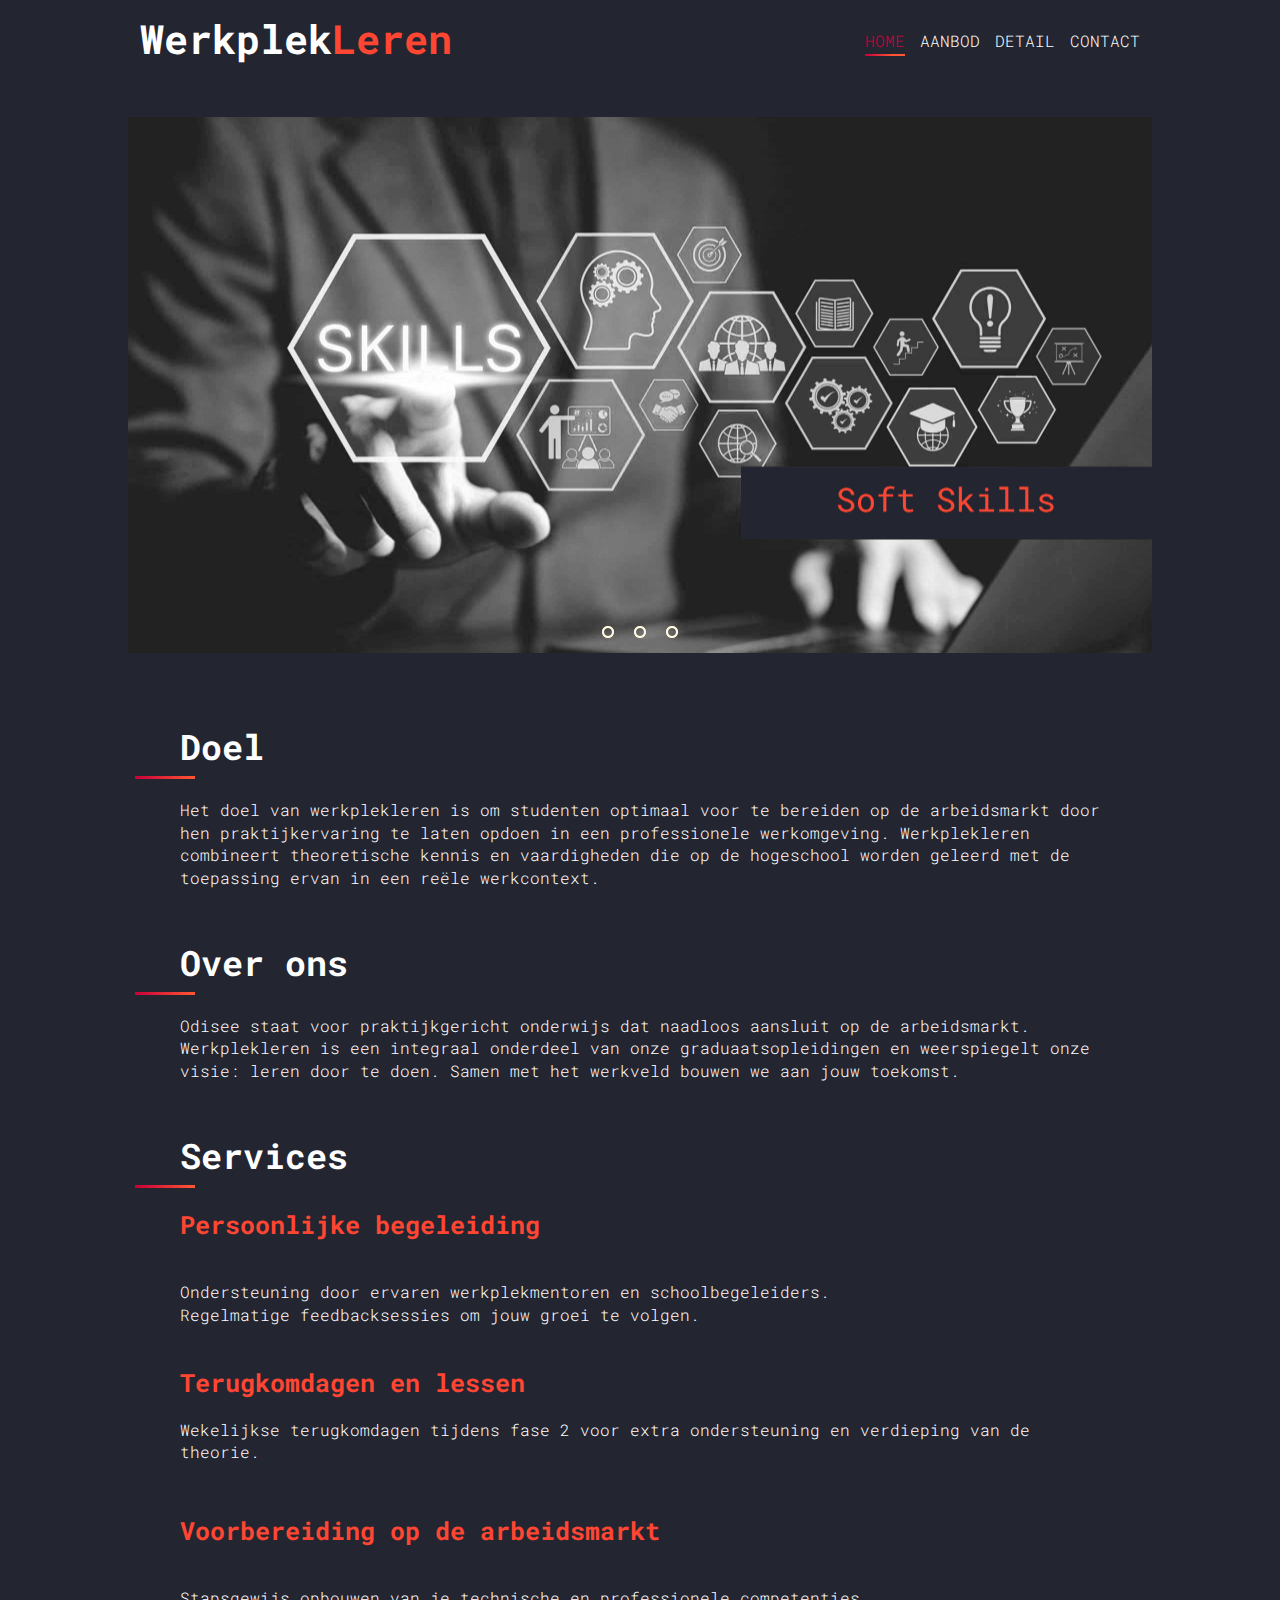
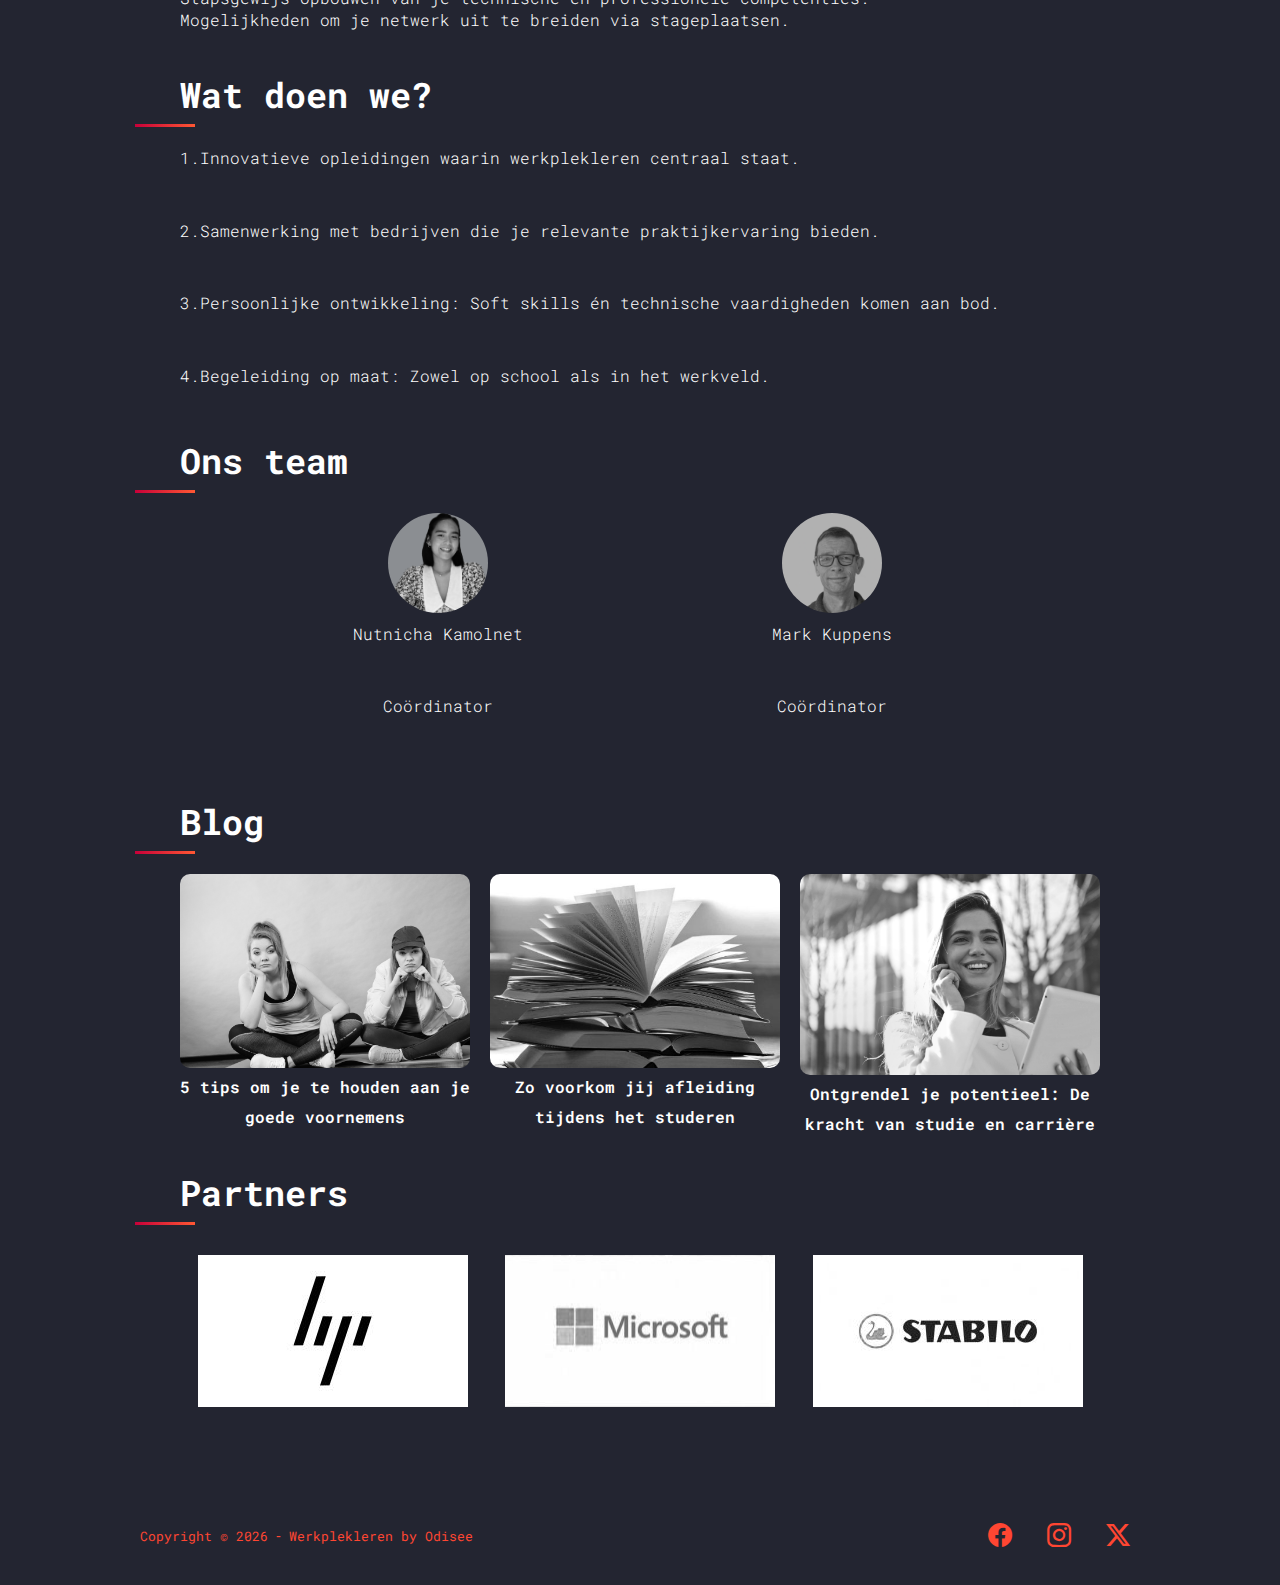
<file: index.html>
<!DOCTYPE html>
<html lang="nl">

<head>
    <meta charset="UTF-8">
    <meta name="viewport" content="width=device-width, initial-scale=1.0">
    <link rel="stylesheet" href="css/style.css">
    <link rel="stylesheet" href="css/responsive.css">
    <link href="https://fonts.googleapis.com/css2?family=Roboto+Mono:ital,wght@0,100..700;1,100..700&display=swap"
        rel="stylesheet">
    <link rel="stylesheet" href="https://cdn.jsdelivr.net/npm/bootstrap-icons@1.11.3/font/bootstrap-icons.min.css">
    <title>Werkplekleren | Odisee</title>
</head>

<body>
    <header>
        <div class="wrapper">
            <div class="topbar">
                <div class="logo">
                    <h1><span class="h1color">Werkplek</span>Leren</h1>
                </div>
                <nav id="mainmenu">
                    <ul>
                        <li><a href="index.html" class="active">Home</a></li>
                        <li><a href="aanbod.html">Aanbod</a></li>
                        <li><a href="detail.html">Detail</a></li>
                        <li><a href="contact.html">Contact</a></li>
                    </ul>
                </nav>
            </div>
        </div>
        <!-- image slider start-->
        <div class="slider">
            <div class="slides">
                <!-- radio buttons start-->
                <input type="radio" name="radio-btn" id="radio1">
                <input type="radio" name="radio-btn" id="radio2">
                <input type="radio" name="radio-btn" id="radio3">
                <!-- radio buttons end-->
                <!--slide images start-->
                <div class="slide first">
                    <img src="img/slide1bw.jpg" alt="">
                </div>
                <div class="slide">
                    <img src="img/slide2bw.jpg" alt="">
                </div>
                <div class="slide">
                    <img src="img/slide3bw.jpg" alt="">
                </div>
                <!--slide images end-->
                <!--automatic navigation start-->
                <div class="navigation-auto">
                    <div class="auto-btn1"></div>
                    <div class="auto-btn2"></div>
                    <div class="auto-btn3"></div>
                </div>
                <!--automatic navigation end-->
            </div>
            <!--manual navigation start-->
            <div class="navigation-manual">
                <label for="radio1" class="manual-btn"></label>
                <label for="radio2" class="manual-btn"></label>
                <label for="radio3" class="manual-btn"></label>
            </div>
            <!--manual navigation end-->
        </div>
        <!-- image slider end-->

        <script>
            var counter = 1;
            setInterval(function () {
                document.getElementById('radio' + counter).checked = true;
                counter++;
                if (counter > 3) {
                    counter = 1;
                }
            }, 7000);
        </script>
    </header>
    <main>
        <div class="wrapper">
            <div class="welkom">
                <div>
                    <h2>Doel</h2>
                    <p>
                        Het doel van werkplekleren is om studenten optimaal voor te bereiden op de arbeidsmarkt door hen
                        praktijkervaring te laten opdoen in een professionele werkomgeving. Werkplekleren combineert
                        theoretische kennis en vaardigheden die op de hogeschool worden geleerd met de toepassing ervan in een reële
                        werkcontext.
                    </p>
                </div>
                <div>
                    <h2>Over ons</h2>
                    <p>
                        Odisee staat voor praktijkgericht onderwijs dat naadloos aansluit op de arbeidsmarkt.
                        Werkplekleren is
                        een
                        integraal onderdeel van onze graduaatsopleidingen en weerspiegelt onze visie: leren door te
                        doen. Samen
                        met
                        het werkveld bouwen we aan jouw toekomst.
                    </p>
                </div>
                <div>
                    <h2>Services</h2>
                    <h3>Persoonlijke begeleiding</h3>
                    <ul>
                        <li>Ondersteuning door ervaren werkplekmentoren en schoolbegeleiders.</li>
                        <li>Regelmatige feedbacksessies om jouw groei te volgen.</li>
                    </ul>
                    <h3>Terugkomdagen en lessen</h3>
                    <p>
                        Wekelijkse terugkomdagen tijdens fase 2 voor extra ondersteuning en verdieping van de theorie.
                    </p>
                    <h3>Voorbereiding op de arbeidsmarkt</h3>
                    <ul>
                        <li>Stapsgewijs opbouwen van je technische en professionele competenties.</li>
                        <li>Mogelijkheden om je netwerk uit te breiden via stageplaatsen.</li>
                    </ul>
                </div>
                <div>
                    <h2>Wat doen we?</h2>
                    <p>
                        1.Innovatieve opleidingen waarin werkplekleren centraal staat.
                    </p>
                    <p>
                        2.Samenwerking met bedrijven die je relevante praktijkervaring bieden.
                    </p>
                    <p>
                        3.Persoonlijke ontwikkeling: Soft skills én technische vaardigheden komen aan bod.
                    </p>
                    <p>
                        4.Begeleiding op maat: Zowel op school als in het werkveld.
                    </p>
                </div>
                <div>
                    <h2>Ons team</h2>
                    <div class="members">
                        <div class="crew_1">
                            <figure>
                                <img src="img/nutnicha.png" class="profiel" alt="">
                            </figure>
                            <blockquote>
                                <p>Nutnicha Kamolnet</p>
                                <p>Coördinator</p>
                            </blockquote>
                        </div>
                        <div class="crew_2">
                            <figure>
                                <img src="img/mark.png" class="profiel" alt="">
                            </figure>
                            <blockquote>
                                <p>Mark Kuppens</p>
                                <p>Coördinator</p>
                            </blockquote>
                        </div>
                    </div>
                </div>
            <h2>Blog</h2>
            <div class="blog">
                <div class="bloginhoud">
                    <a href="https://www.tkmst.nl/blogs/tips/5-tips-om-je-te-houden-aan-je-goede-voornemens/3314/" target="_blank" rel="noopener">
                        <img src="img/blog1.png" alt="blog1" class="blog1">
                        <h4>5 tips om je te houden aan je goede voornemens</h4>
                    </a>
                </div>
                <div class="bloginhoud">
                    <a href="https://www.tkmst.nl/blogs/studeren-en-studentlife/zo-voorkom-jij-afleiding-tijdens-het-studeren/3247/" target="_blank" rel="noopener">
                        <img src="img/blog2.jpg" alt="blog2" class="blog2">
                        <h4>Zo voorkom jij afleiding tijdens het studeren</h4>
                    </a>
                </div>
                <div class="bloginhoud">
                    <a href="https://www.tkmst.nl/blogs/studeren-en-studentlife/ontgrendel-je-potentieel-de-kracht-van-studie-en-carri%C3%A8re/3081/" target="_blank" rel="noopener">
                        <img src="img/blog3.png" alt="blog3" class="blog3">
                        <h4>Ontgrendel je potentieel: De kracht van studie en carrière</h4>
                    </a>
                </div>
            </div>
                <div>
                    <h2>Partners</h2>
                    <div class="partner">
                        <img src="img/partner1.jpg" alt="partner1">
                        <img src="img/partner2.jpg" alt="partner2">
                        <img src="img/partner3.jpg" alt="partner3">
                    </div>
                </div>
            </div>
        </div>
    </main>
    <footer>
        <div class="wrapper">
            <small>Copyright &copy;
                <script>
                    document.write(new Date().getFullYear());
                </script>
                &dash; Werkplekleren by Odisee
            </small>
            <div class="social_icons">
                <ul>
                    <li><span class="bi bi-facebook"></span></li>
                    <li><span class="bi bi-instagram"></span></li>
                    <li><span class="bi bi-twitter-x"></span></li>
                </ul>
            </div>
        </div>
    </footer>
</body>
</html>
</file>
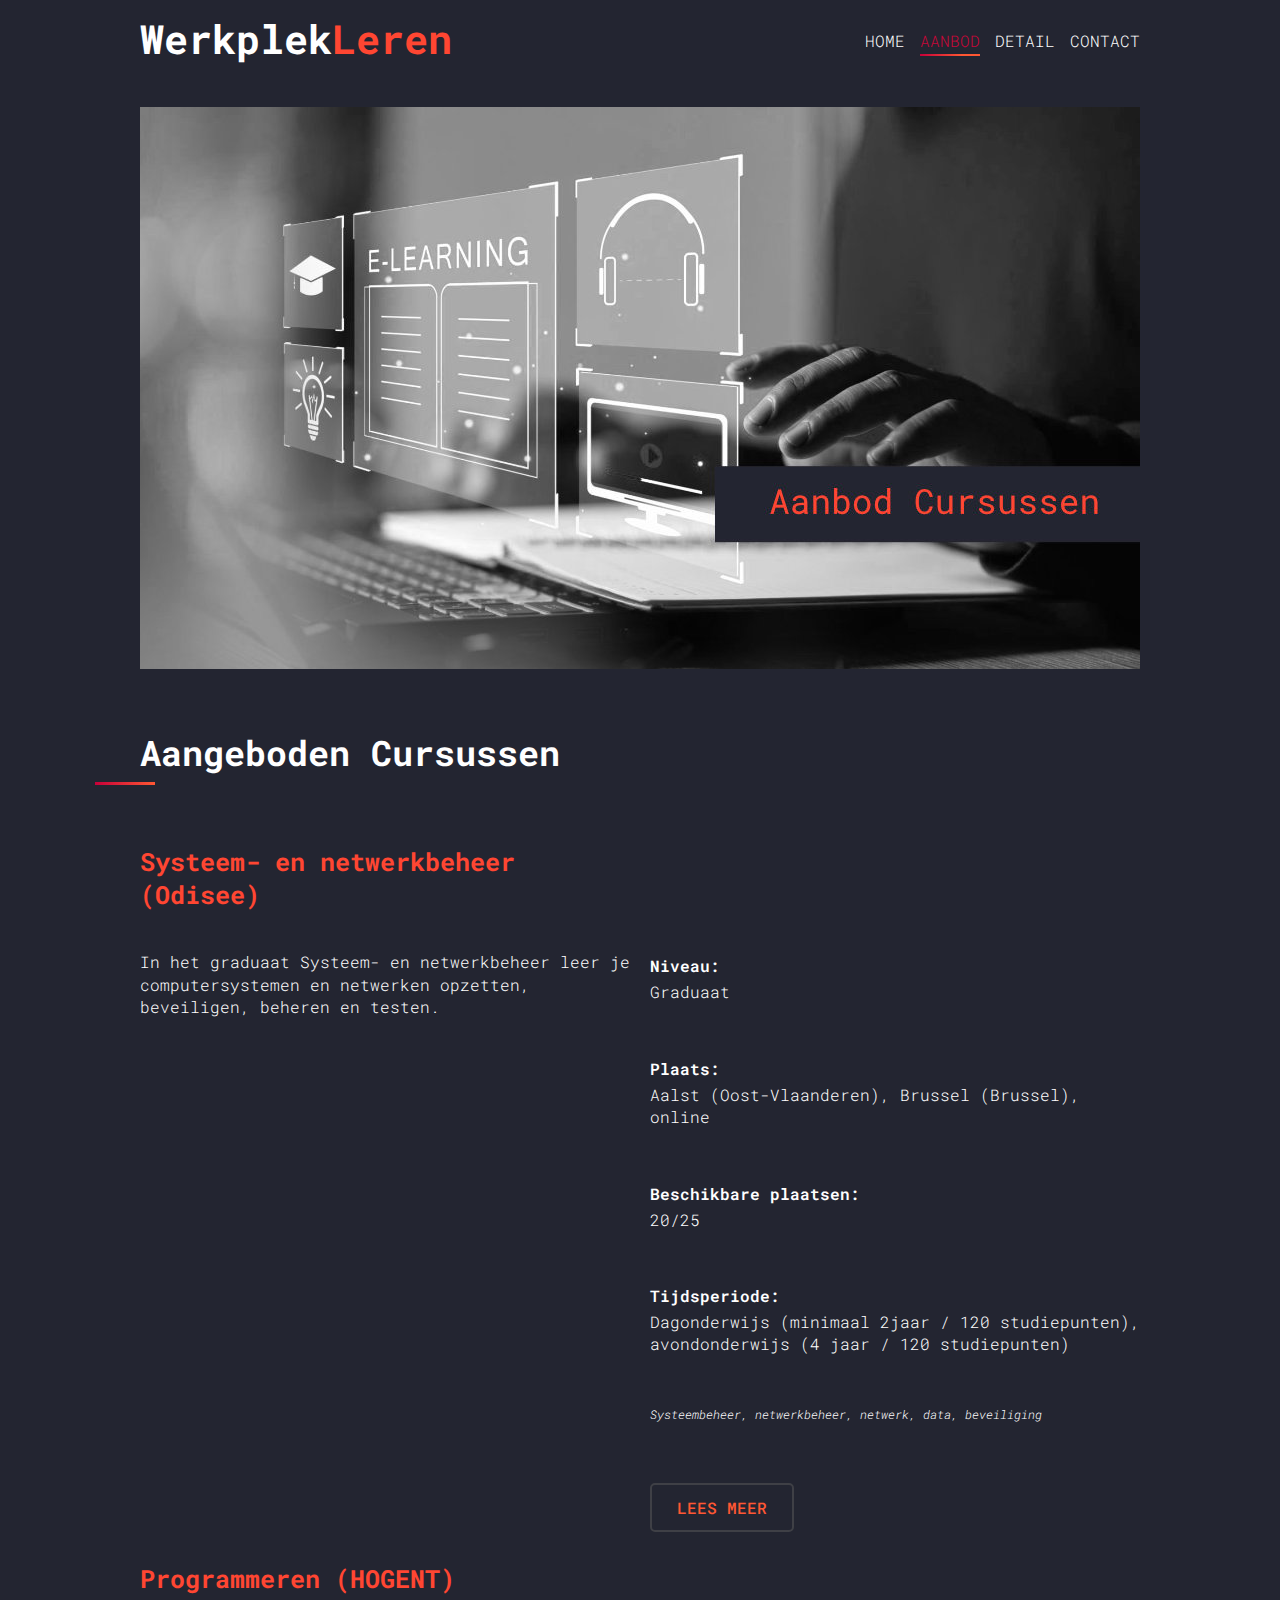
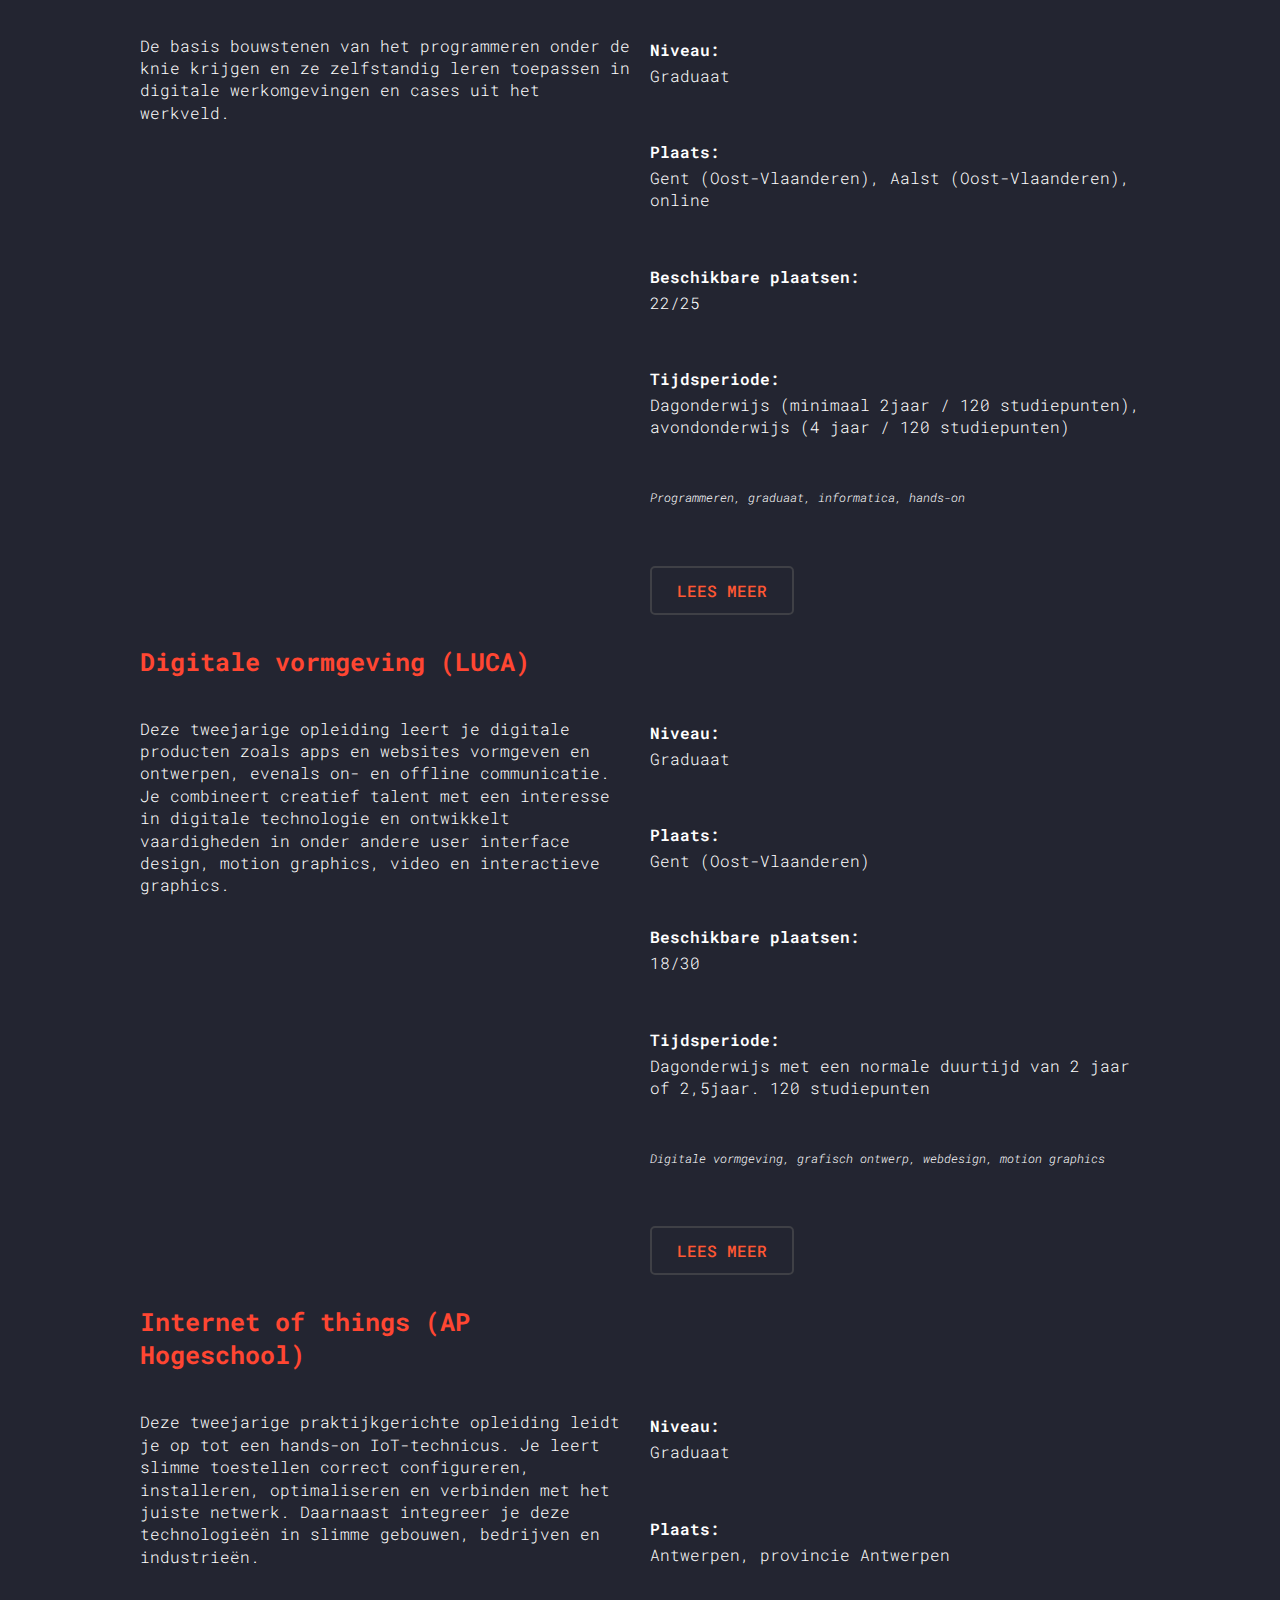
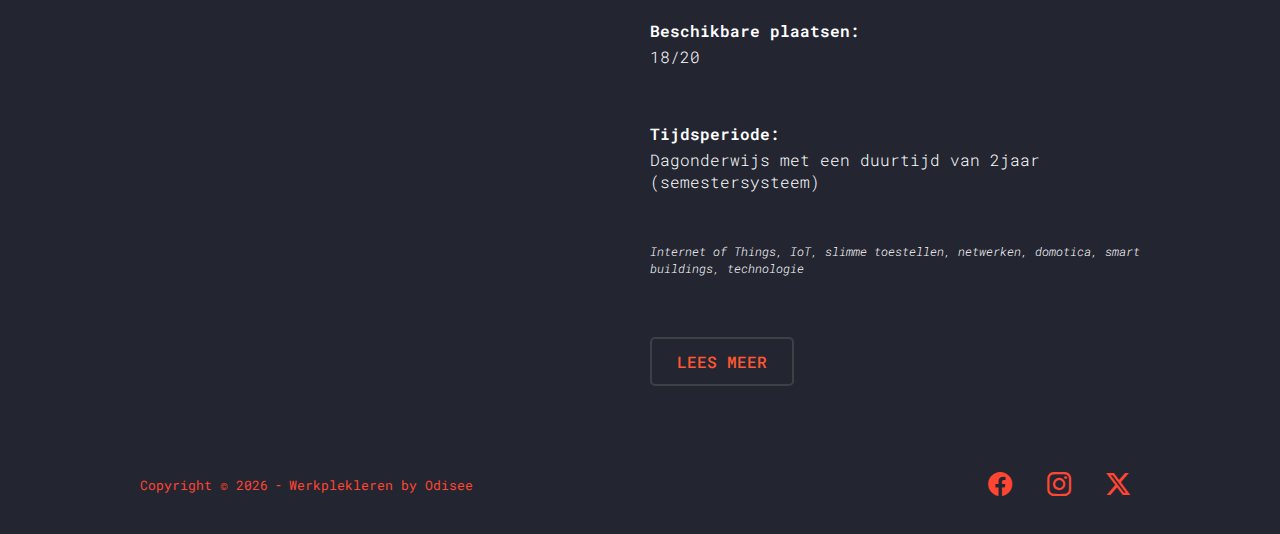
<file: aanbod.html>
<!DOCTYPE html>
<html lang="nl">

<head>
    <meta charset="UTF-8">
    <meta name="viewport" content="width=device-width, initial-scale=1.0">
    <link rel="stylesheet" href="css/style.css">
    <link rel="stylesheet" href="css/responsive.css">
    <link href="https://fonts.googleapis.com/css2?family=Roboto+Mono:ital,wght@0,100..700;1,100..700&display=swap"
        rel="stylesheet">
    <link rel="stylesheet" href="https://cdn.jsdelivr.net/npm/bootstrap-icons@1.11.3/font/bootstrap-icons.min.css">
    <title>Werkplekleren | Odisee</title>
</head>

<body>
    <header>
        <div class="wrapper">
            <div class="topbar">
                <div class="logo">
                    <h1><span class="h1color">Werkplek</span>Leren</h1>
                </div>
                <nav id="mainmenu">
                    <ul>
                        <li><a href="index.html">Home</a></li>
                        <li><a href="aanbod.html" class="active">Aanbod</a></li>
                        <li><a href="detail.html">Detail</a></li>
                        <li><a href="contact.html">Contact</a></li>
                    </ul>
                </nav>
            </div>
        </div>
    </header>
    <main>
        <div class="wrapper">
            <img src="img/aanbod.jpg" class="intro_img" alt="Aanbod Cursussen">
            <h2 class="section-title">Aangeboden Cursussen</h2>
            <section class="cursus_aanbod">
                <div id="course-aanbod-1">
                    <h3>Systeem- en netwerkbeheer &#40;Odisee&#41;</h3>
                    <p>
                        In het graduaat Systeem- en netwerkbeheer leer je computersystemen en netwerken
                        opzetten, beveiligen, beheren en testen.
                    </p>
                    <div class="info">
                        <h4>Niveau&#58;</h4>
                        <p>Graduaat</p>
                        <h4>Plaats&#58;</h4>
                        <p>Aalst &#40;Oost-Vlaanderen&#41;, Brussel &#40;Brussel&#41;, online</p>
                        <h4>Beschikbare plaatsen&#58;</h4>
                        <p>20/25</p>
                        <h4>Tijdsperiode&#58;</h4>
                        <p>Dagonderwijs &#40;minimaal 2jaar / 120 studiepunten&#41;, avondonderwijs &#40;4 jaar / 120
                            studiepunten&#41;</p>
                        <p class="tags">Systeembeheer, netwerkbeheer, netwerk, data, beveiliging</p>
                        <a href="detail.html#cursus1" class="button">Lees meer</a>
                    </div>
                </div>
                <div id="course-aanbod-2">
                    <h3>Programmeren &#40;HOGENT&#41;</h3>
                    <p>
                        De basis bouwstenen van het programmeren onder de knie krijgen en ze zelfstandig leren
                        toepassen in digitale werkomgevingen en cases uit het werkveld.
                    </p>
                    <div class="info">
                        <h4>Niveau&#58;</h4>
                        <p>Graduaat</p>
                        <h4>Plaats&#58;</h4>
                        <p>Gent &#40;Oost-Vlaanderen&#41;, Aalst &#40;Oost-Vlaanderen&#41;, online</p>
                        <h4>Beschikbare plaatsen&#58;</h4>
                        <p>22/25</p>
                        <h4>Tijdsperiode&#58;</h4>
                        <p>Dagonderwijs &#40;minimaal 2jaar / 120 studiepunten&#41;, avondonderwijs &#40;4 jaar / 120
                            studiepunten&#41;</p>
                        <p class="tags">Programmeren, graduaat, informatica, hands-on</p>
                        <a href="detail.html#cursus2" class="button">Lees meer</a>
                    </div>
                </div>
                <div id="course-aanbod-3">
                    <h3>Digitale vormgeving &#40;LUCA&#41;</h3>
                    <p>
                        Deze tweejarige opleiding leert je digitale producten zoals apps en websites vormgeven en
                        ontwerpen, evenals on- en offline communicatie. Je combineert creatief talent met een interesse
                        in digitale technologie en ontwikkelt vaardigheden in onder andere user interface design, motion
                        graphics, video en interactieve graphics.
                    </p>
                    <div class="info">
                        <h4>Niveau&#58;</h4>
                        <p>Graduaat</p>
                        <h4>Plaats&#58;</h4>
                        <p>Gent &#40;Oost-Vlaanderen&#41;</p>
                        <h4>Beschikbare plaatsen&#58;</h4>
                        <p>18/30</p>
                        <h4>Tijdsperiode&#58;</h4>
                        <p>Dagonderwijs met een normale duurtijd van 2 jaar of 2,5jaar. 120 studiepunten</p>
                        <p class="tags">Digitale vormgeving, grafisch ontwerp, webdesign, motion graphics</p>
                        <a href="detail.html#cursus3" class="button">Lees meer</a>
                    </div>
                </div>
                <div id="course-aanbod-4">
                    <h3>Internet of things &#40;AP Hogeschool&#41;</h3>
                    <p>
                        Deze tweejarige praktijkgerichte opleiding leidt je op tot een hands-on IoT-technicus. Je leert
                        slimme toestellen correct configureren, installeren, optimaliseren en verbinden met het juiste
                        netwerk. Daarnaast integreer je deze technologieën in slimme gebouwen, bedrijven en industrieën.
                    </p>
                    <div class="info">
                        <h4>Niveau&#58;</h4>
                        <p>Graduaat</p>
                        <h4>Plaats&#58;</h4>
                        <p>Antwerpen, provincie Antwerpen</p>
                        <h4>Beschikbare plaatsen&#58;</h4>
                        <p>18/20</p>
                        <h4>Tijdsperiode&#58;</h4>
                        <p>Dagonderwijs met een duurtijd van 2jaar &#40;semestersysteem&#41;</p>
                        <p class="tags">
                            Internet of Things, IoT, slimme toestellen, netwerken, domotica, smart
                            buildings, technologie
                        </p>
                        <a href="detail.html#cursus4" class="button">Lees meer</a>
                    </div>
                </div>
            </section>
        </div>
    </main>
    <footer>
        <div class="wrapper">
            <small>Copyright &copy;
                <script>
                    document.write(new Date().getFullYear());
                </script>
                &dash; Werkplekleren by Odisee
            </small>
            <div class="social_icons">
                <ul>
                    <li><span class="bi bi-facebook"></span></li>
                    <li><span class="bi bi-instagram"></span></li>
                    <li><span class="bi bi-twitter-x"></span></li>
                </ul>
            </div>
        </div>
    </footer>
</body>

</html>
</file>
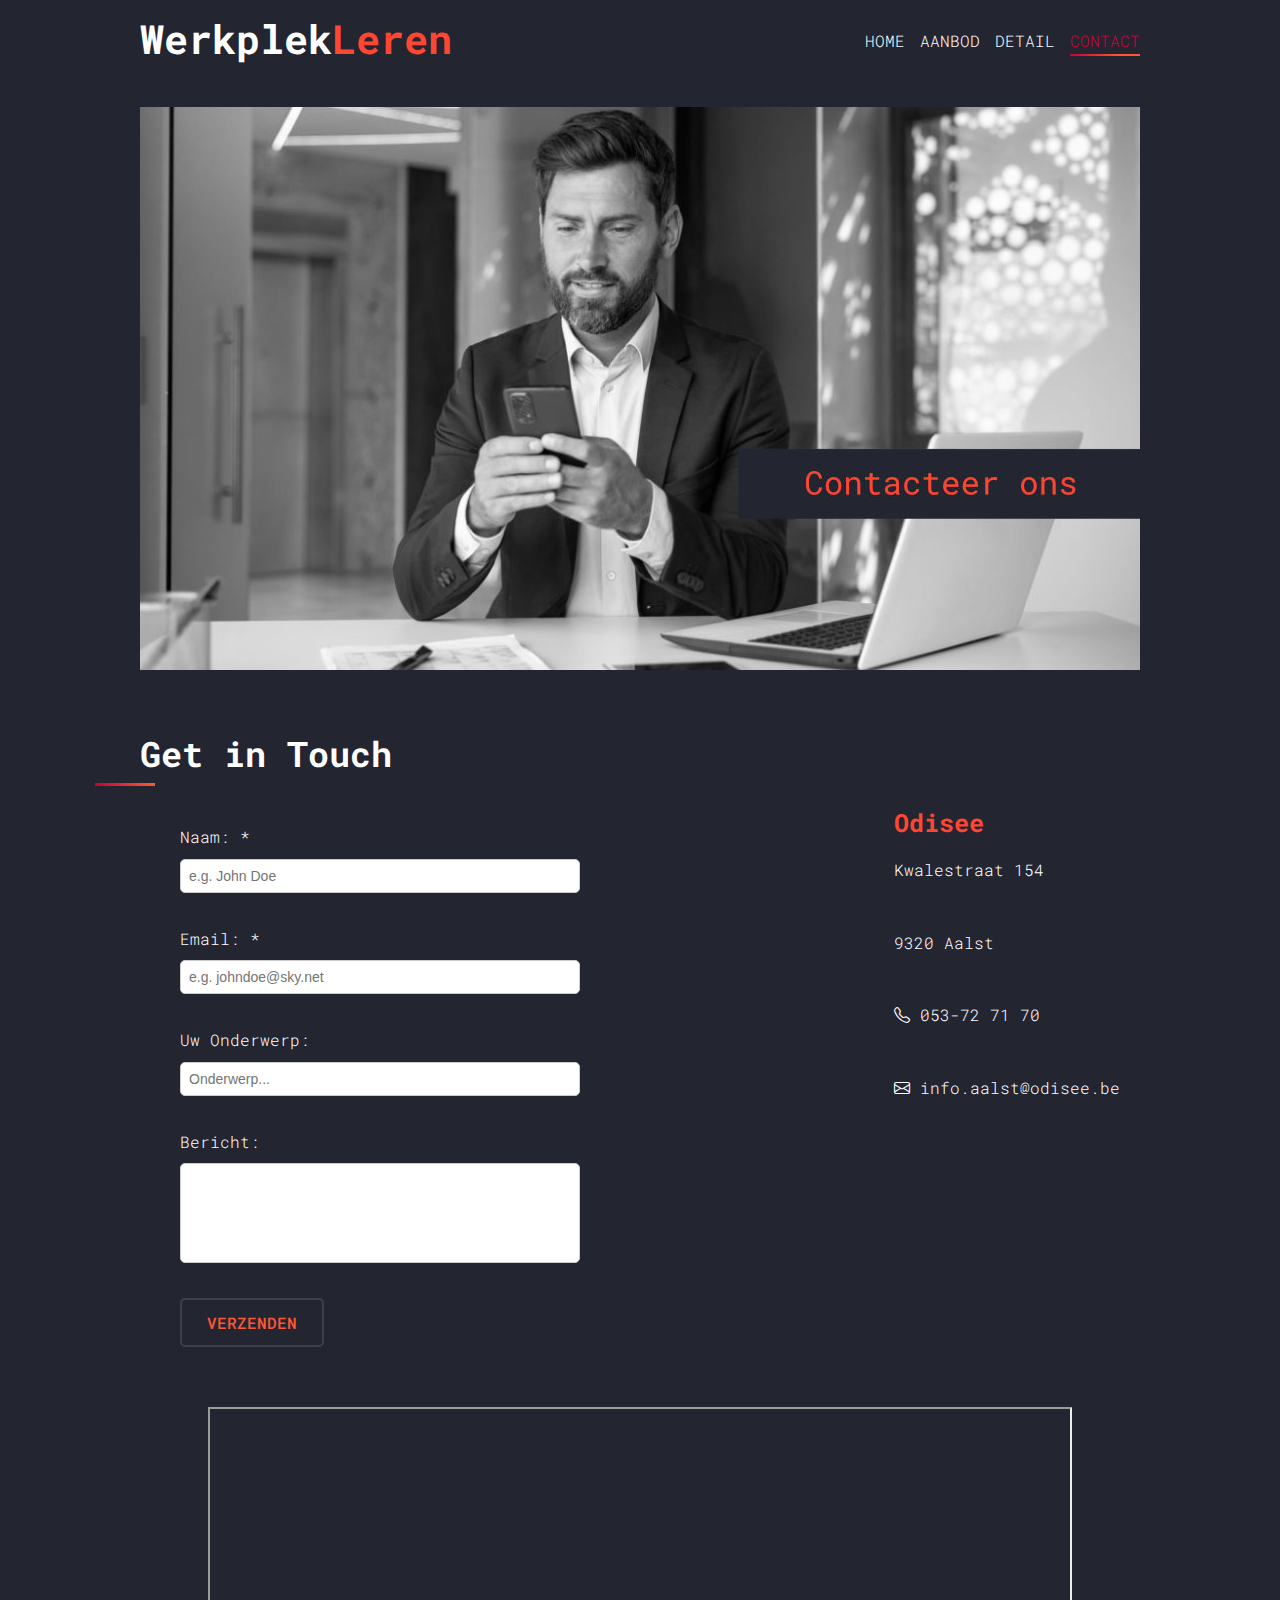
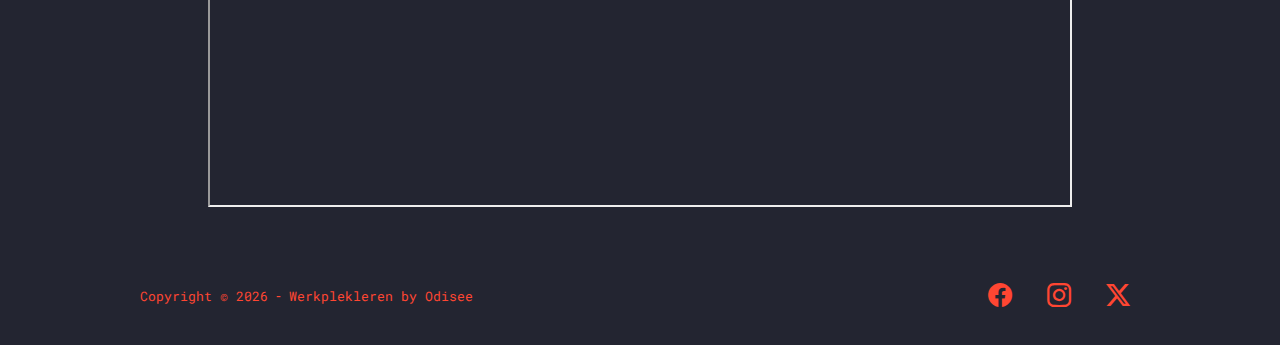
<file: contact.html>
<!DOCTYPE html>
<html lang="nl">
<head>
    <meta charset="UTF-8">
    <meta name="viewport" content="width=device-width, initial-scale=1.0">
    <link rel="stylesheet" href="css/style.css">
    <link rel="stylesheet" href="css/responsive.css">
    <link href="https://fonts.googleapis.com/css2?family=Roboto+Mono:ital,wght@0,100..700;1,100..700&display=swap" rel="stylesheet">
    <link rel="stylesheet" href="https://cdn.jsdelivr.net/npm/bootstrap-icons@1.11.3/font/bootstrap-icons.min.css">
    <title>Werkplekleren | Odisee</title>
</head>
<body>
    <header>
        <div class="wrapper">
            <div class="topbar">
                <div class="logo">
                    <h1><span class="h1color">Werkplek</span>Leren</h1>
                </div>
                <nav id="mainmenu">
                    <ul>
                        <li><a href="index.html">Home</a></li>
                        <li><a href="aanbod.html">Aanbod</a></li>
                        <li><a href="detail.html">Detail</a></li>
                        <li><a href="contact.html" class="active">Contact</a></li>
                    </ul>
                </nav>
            </div>
        </div>
    </header>
    <main>
        <div class="wrapper">
            <img src="img/contact.jpg" class="intro_img" alt="Contacteer ons">
            <h2 id="contact_us">Get in Touch</h2>
            <div id="contact">
                <form class="contact_form">
                    <p>
                        <label for="inpName">Naam: *</label>
                        <input type="text" id="inpName" required placeholder="e.g. John Doe">
                    </p>
                    <p>
                        <label for="inpEmail">Email: *</label>
                        <input type="email" id="inpEmail" required placeholder="e.g. johndoe@sky.net">
                    </p>
                    <p>
                        <label for="inpSubject">Uw Onderwerp:</label>
                        <input type="text" id="inpSubject" required placeholder="Onderwerp...">
                    </p>
                    <p>
                        <label for="inpMessage">Bericht:</label>
                        <textarea id="inpMessage" required></textarea>
                    </p>
                    <p>
                        <button type="submit" class="btn-cta">verzenden</button>
                    </p>
                </form>
                <div class="addres">
                    <h3>Odisee</h3>
                    <p>Kwalestraat 154</p>
                    <p>9320 Aalst</p>
                    <p><span class="bi bi-telephone"></span> 053-72 71 70</p>
                    <p><span class="bi bi-envelope"></span> info.aalst@odisee.be</p>
                </div>
                <iframe src="https://www.google.com/maps/embed?pb=!1m18!1m12!1m3!1d1257.284622692373!2d4.022816500507388!3d50.9316848525973!2m3!1f0!2f0!3f0!3m2!1i1024!2i768!4f13.1!3m3!1m2!1s0x47c3bd4d493ed2af%3A0xe01adf0bdf5be3d6!2sKwalestraat%20154%2C%209320%20Aalst!5e0!3m2!1snl!2sbe!4v1734790239924!5m2!1snl!2sbe" title="odisee" width="600" height="450" allowfullscreen="" loading="lazy" referrerpolicy="no-referrer-when-downgrade"></iframe>
            </div>
        </div>
    </main>
    <footer>
        <div class="wrapper">
            <small>Copyright &copy; <script>
                document.write(new Date().getFullYear());
            </script>
                &dash; Werkplekleren by Odisee</small>
            <div class="social_icons">
                <ul>
                    <li><span class="bi bi-facebook"></span></li>
                    <li><span class="bi bi-instagram"></span></li>
                    <li><span class="bi bi-twitter-x"></span></li>
                </ul>
            </div>
        </div>
    </footer>
</body>
</html>
</file>
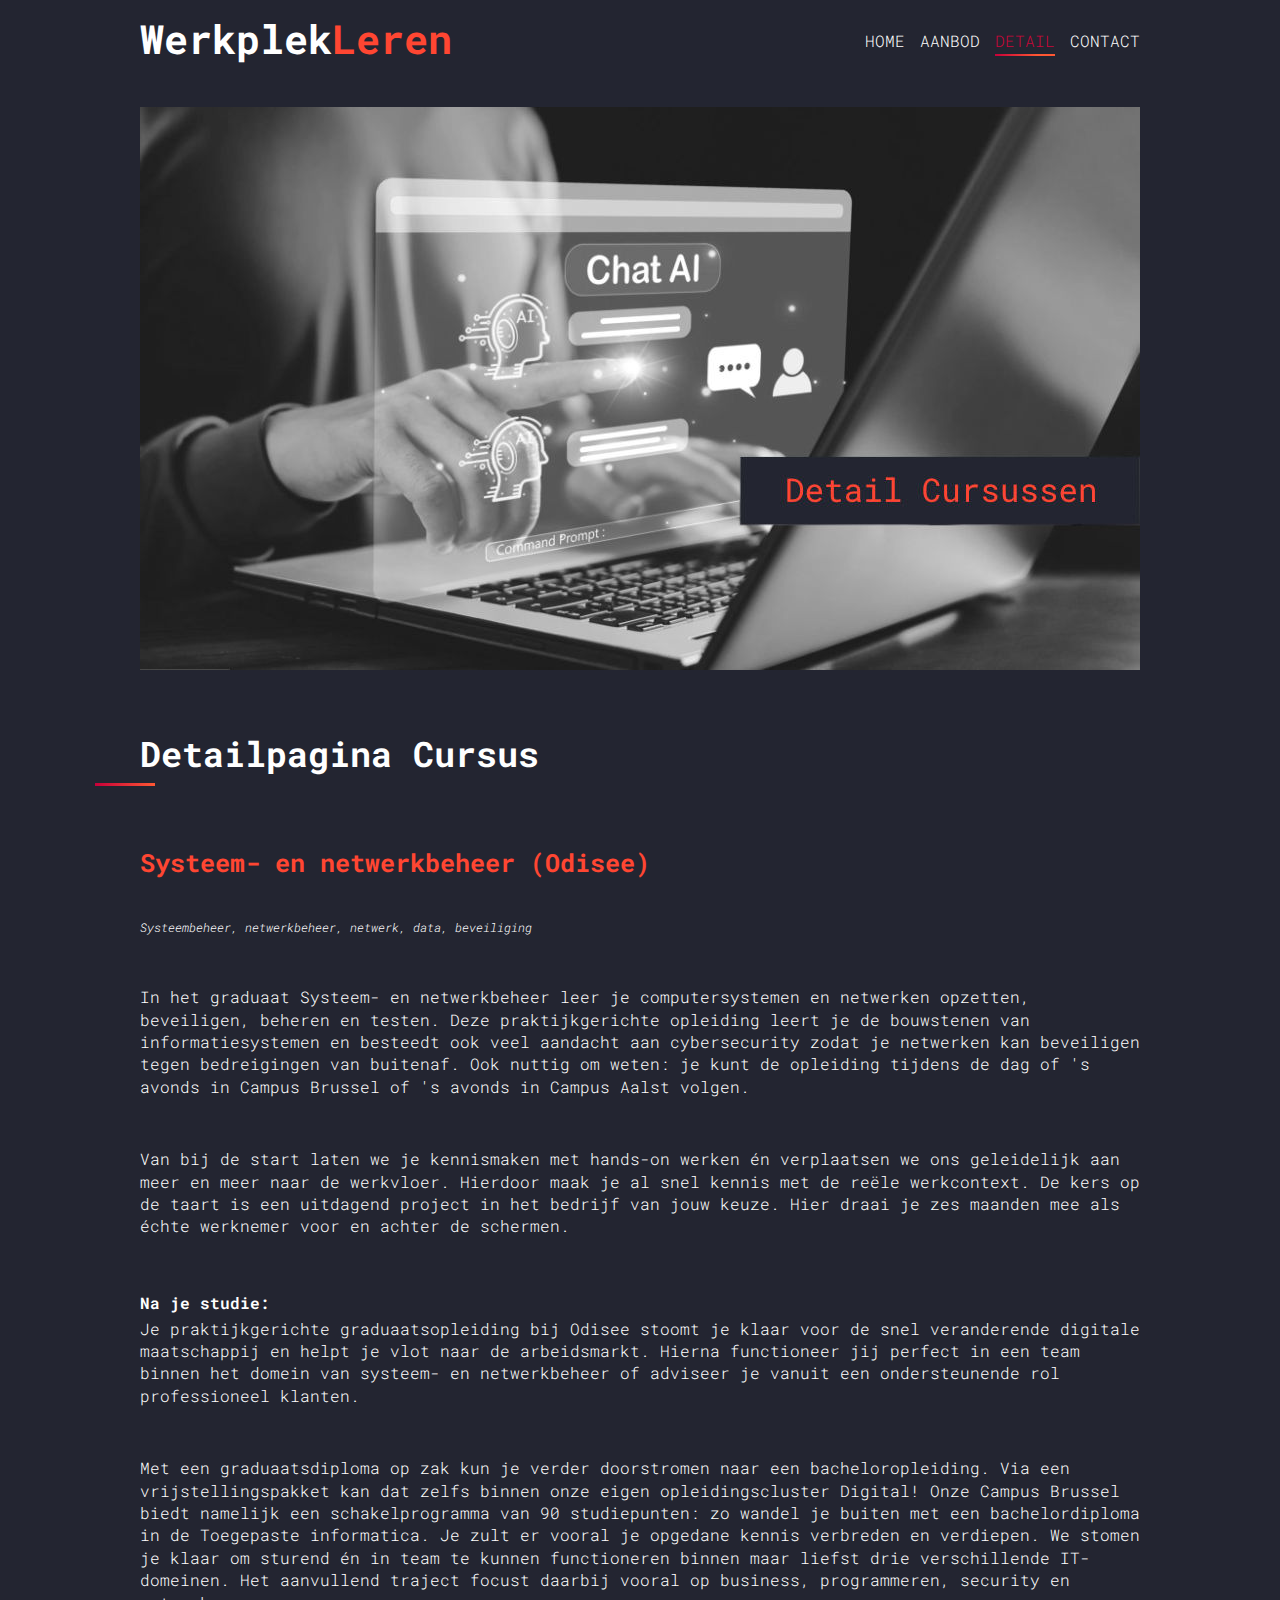
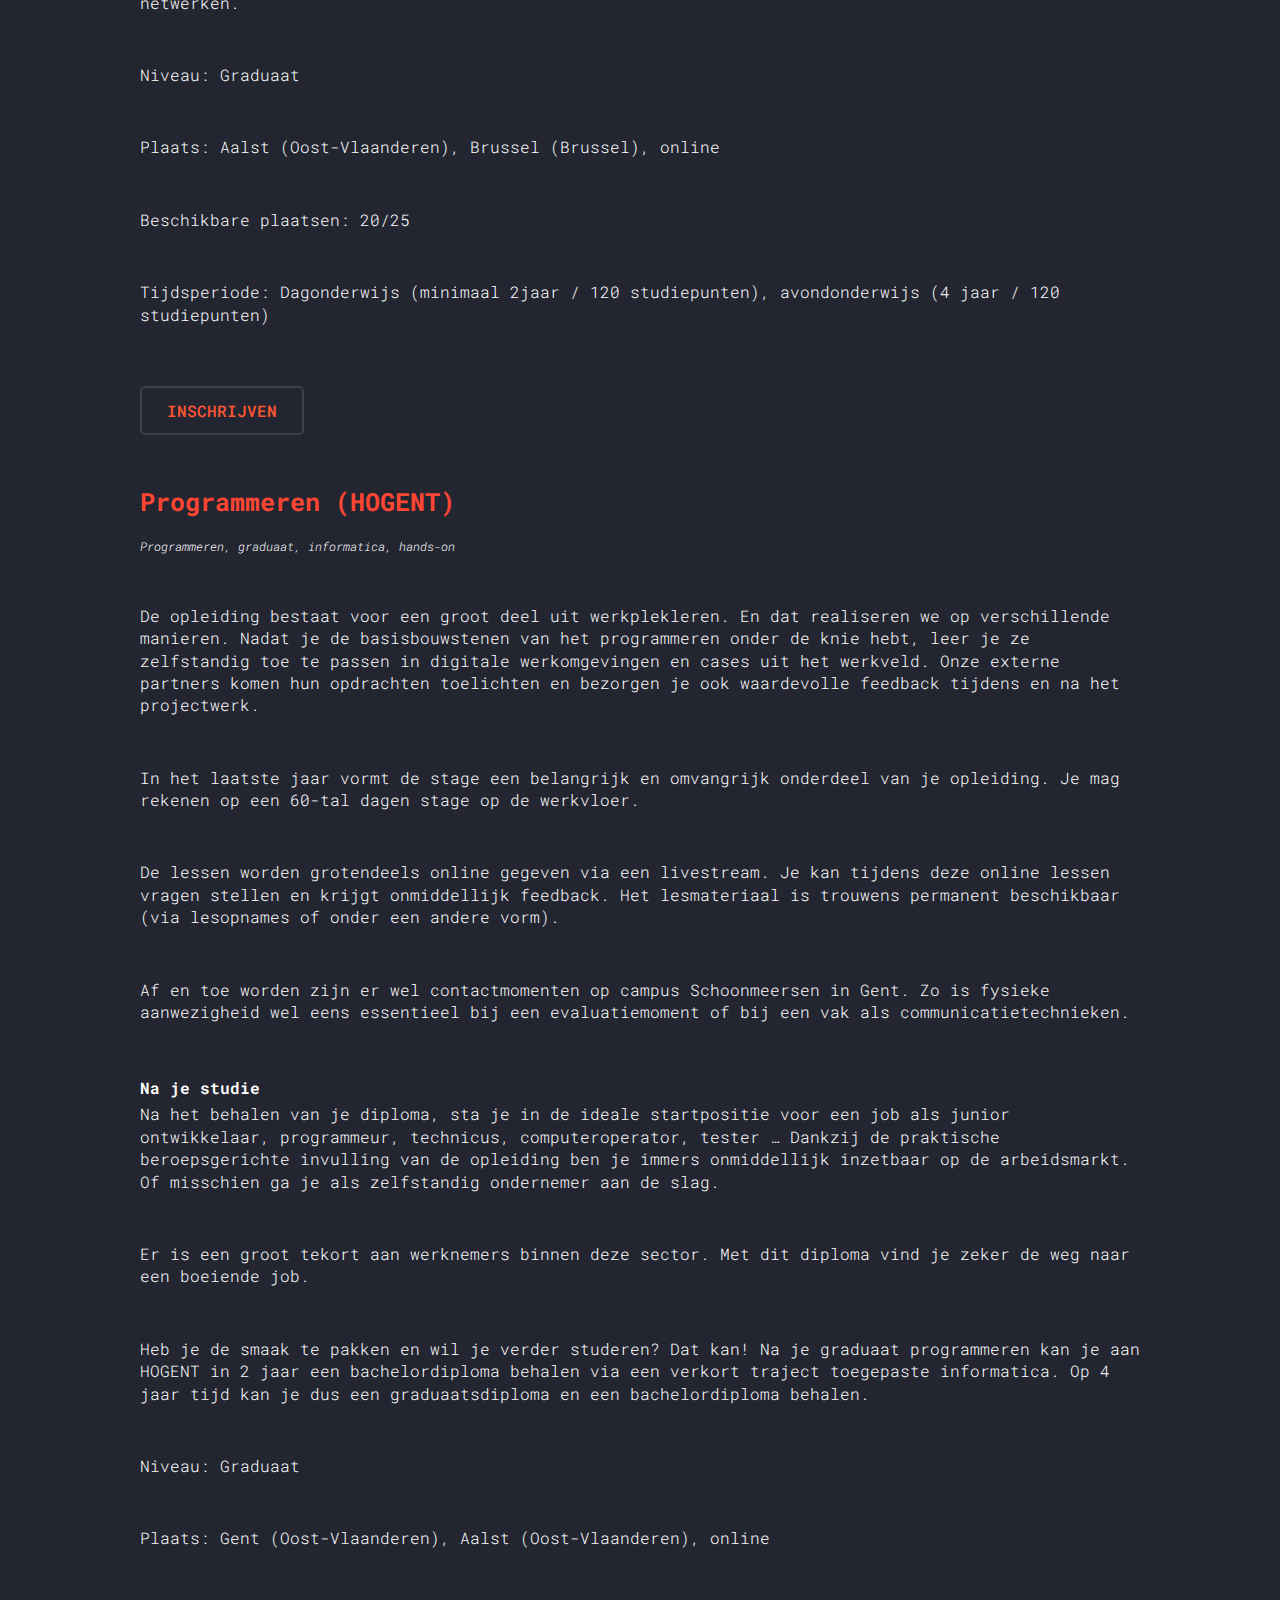
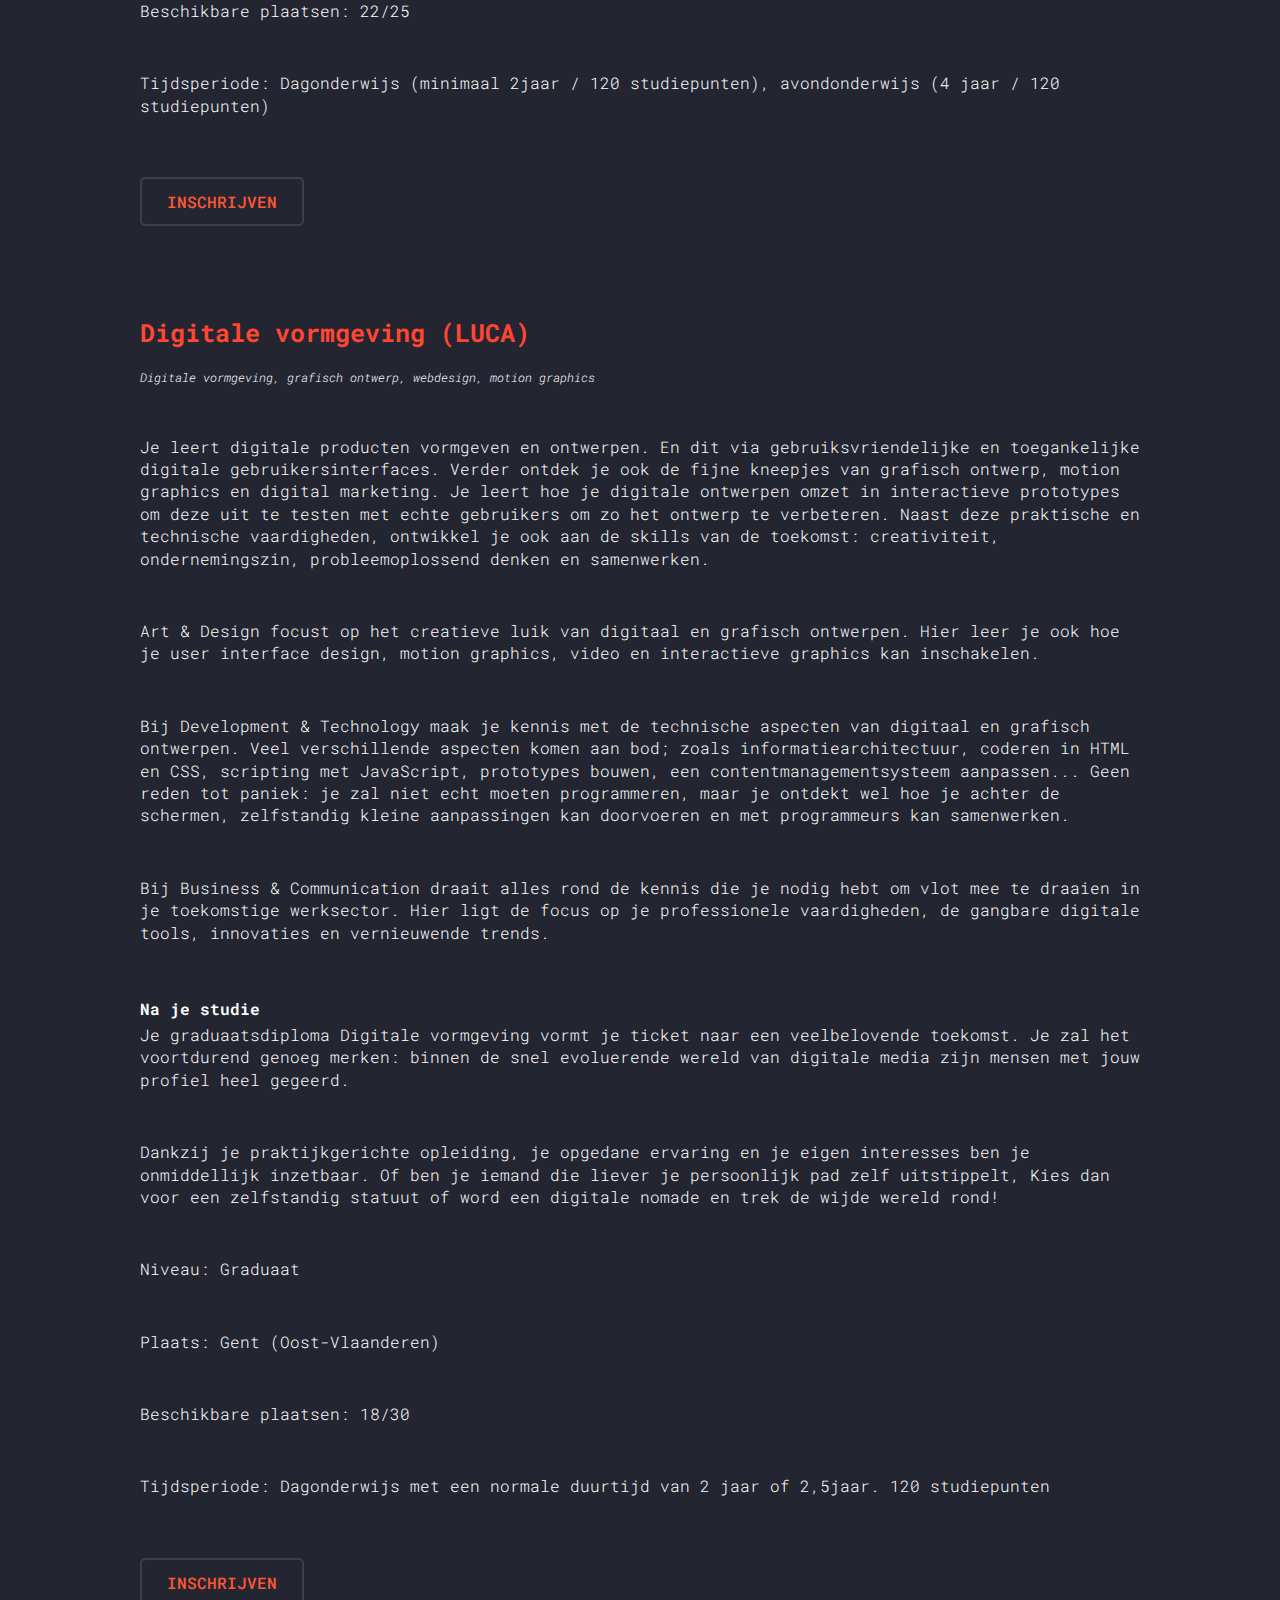
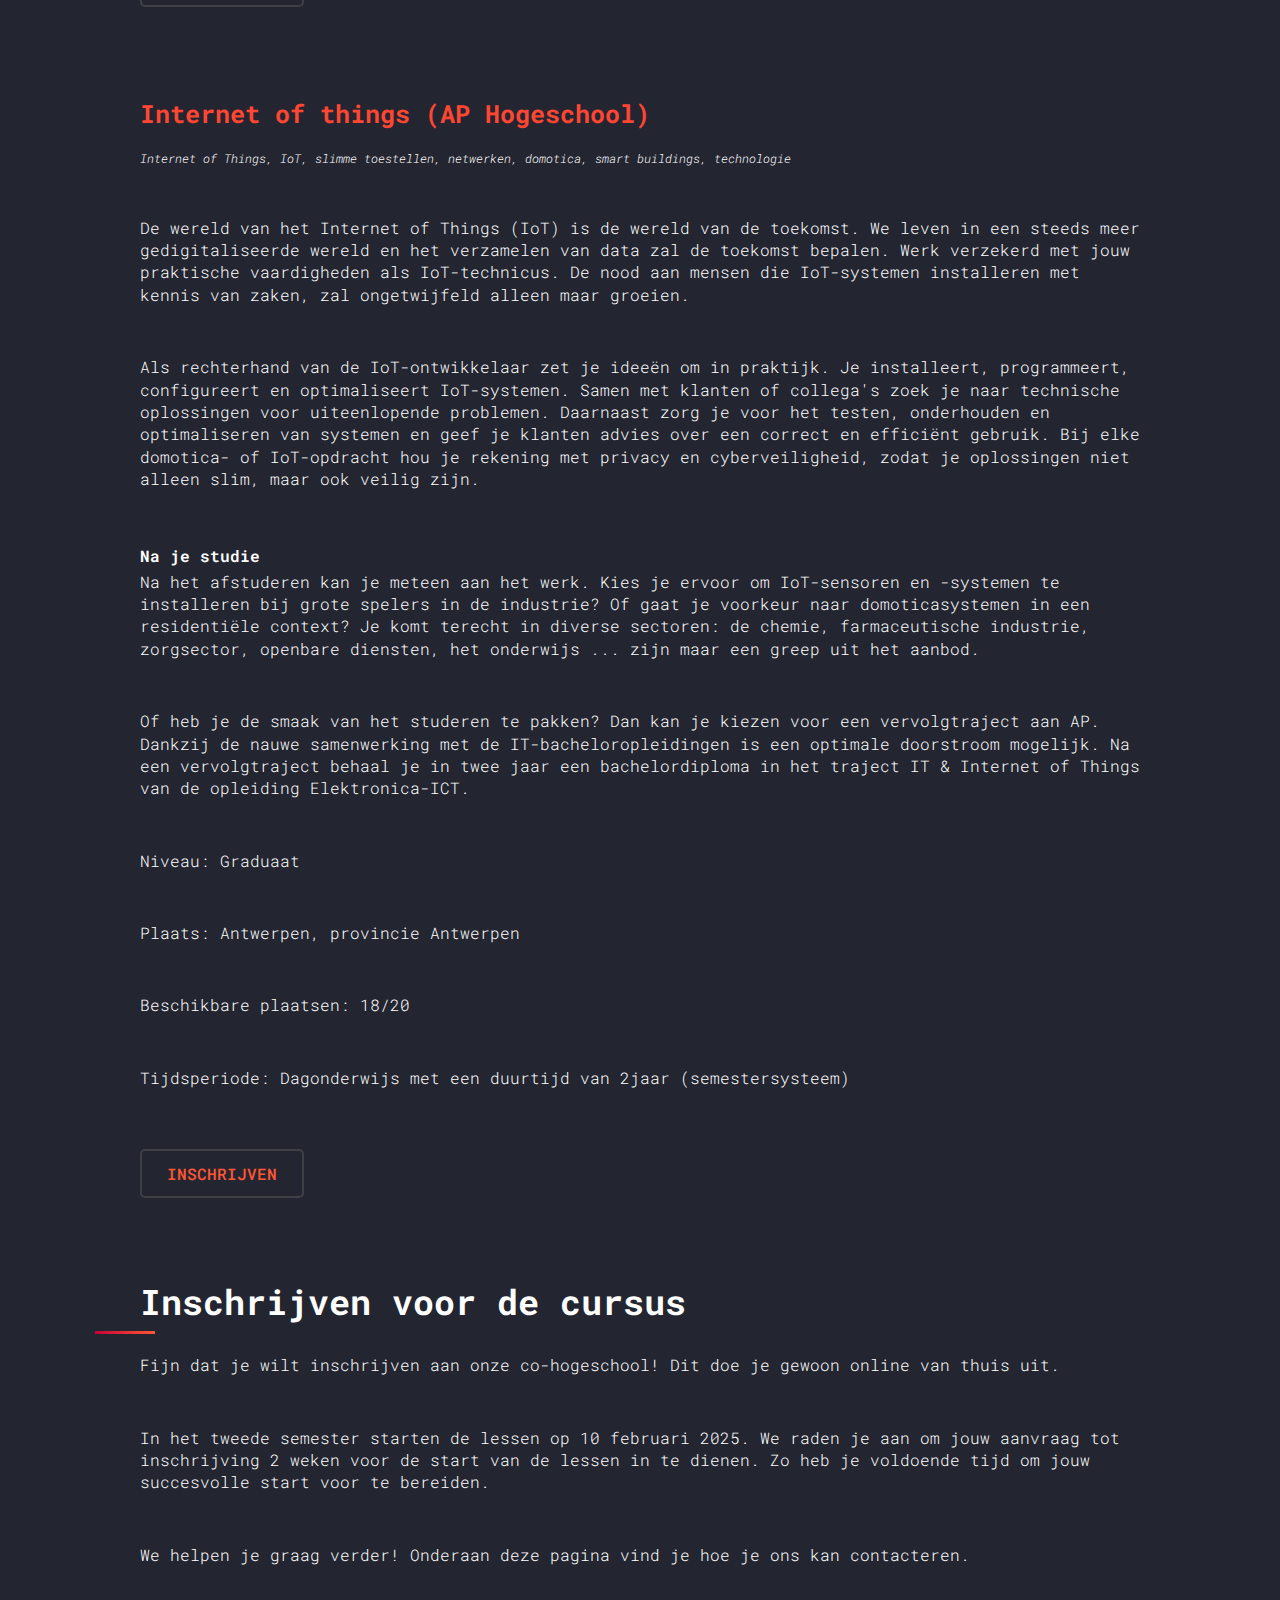
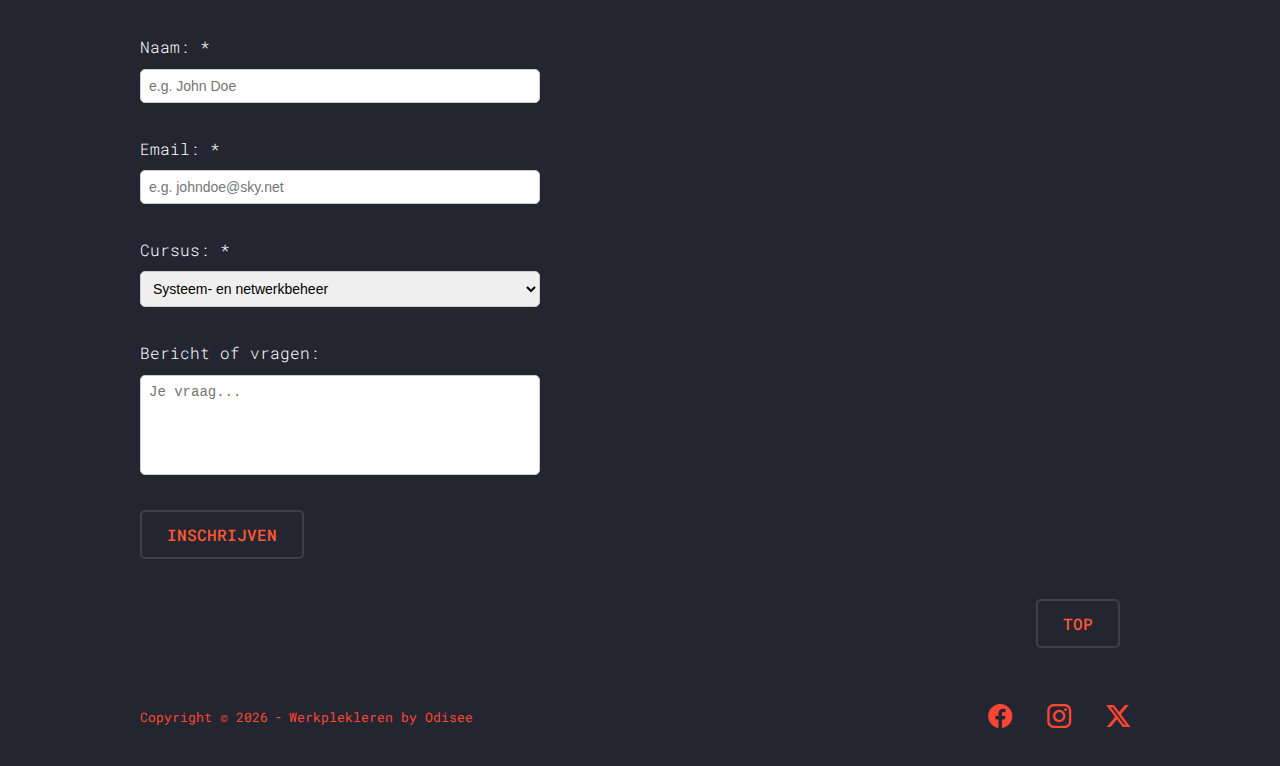
<file: detail.html>
<!DOCTYPE html>
<html lang="nl">

<head>
    <meta charset="UTF-8">
    <meta name="viewport" content="width=device-width, initial-scale=1.0">
    <link rel="stylesheet" href="css/style.css">
    <link rel="stylesheet" href="css/responsive.css">
    <link href="https://fonts.googleapis.com/css2?family=Roboto+Mono:ital,wght@0,100..700;1,100..700&display=swap"
        rel="stylesheet">
    <link rel="stylesheet" href="https://cdn.jsdelivr.net/npm/bootstrap-icons@1.11.3/font/bootstrap-icons.min.css">
    <title>Detailpagina Cursus</title>
</head>

<body>
    <header>
        <div class="wrapper">
            <div class="topbar">
                <div class="logo">
                    <h1><span class="h1color">Werkplek</span>Leren</h1>
                </div>
                <nav id="mainmenu">
                    <ul>
                        <li><a href="index.html">Home</a></li>
                        <li><a href="aanbod.html">Aanbod</a></li>
                        <li><a href="detail.html" class="active">Detail</a></li>
                        <li><a href="contact.html">Contact</a></li>
                    </ul>
                </nav>
            </div>
        </div>
    </header>
    <main>
        <div class="wrapper">
            <img src="img/software_AI.jpg" class="intro_img" alt="Software & AI">
            <h2 class="section-title">Detailpagina Cursus</h2>
            <div class="cursus1">

                <h3 id="cursus1">Systeem- en netwerkbeheer &#40;Odisee&#41;</h3>
                <p class="tags">Systeembeheer, netwerkbeheer, netwerk, data, beveiliging</p>

                <p>
                    In het graduaat Systeem- en netwerkbeheer leer je computersystemen en netwerken opzetten,
                    beveiligen, beheren en testen. Deze praktijkgerichte opleiding leert je de bouwstenen van
                    informatiesystemen en besteedt ook veel aandacht aan cybersecurity zodat je netwerken kan beveiligen
                    tegen bedreigingen van buitenaf. Ook nuttig om weten: je kunt de opleiding tijdens de dag of 's
                    avonds in Campus Brussel of 's avonds in Campus Aalst volgen.
                </p>
                <p>
                    Van bij de start laten we je kennismaken met hands-on werken én verplaatsen we ons geleidelijk aan
                    meer en meer naar de werkvloer. Hierdoor maak je al snel kennis met de reële werkcontext. De kers op
                    de taart is een uitdagend project in het bedrijf van jouw keuze. Hier draai je zes maanden mee als
                    échte werknemer voor en achter de schermen.
                </p>
                <h4>Na je studie&#58;</h4>
                <p>
                    Je praktijkgerichte graduaatsopleiding bij Odisee stoomt je klaar voor de snel veranderende digitale
                    maatschappij en helpt je vlot naar de arbeidsmarkt. Hierna functioneer jij perfect in een team
                    binnen het domein van systeem- en netwerkbeheer of adviseer je vanuit een ondersteunende rol
                    professioneel klanten.
                </p>

                <p>
                    Met een graduaatsdiploma op zak kun je verder doorstromen naar een bacheloropleiding. Via een
                    vrijstellingspakket kan dat zelfs binnen onze eigen opleidingscluster Digital! Onze Campus Brussel
                    biedt
                    namelijk een schakelprogramma van 90 studiepunten: zo wandel je buiten met een bachelordiploma in de
                    Toegepaste informatica. Je zult er vooral je opgedane kennis verbreden en verdiepen. We stomen je
                    klaar
                    om sturend én in team te kunnen functioneren binnen maar liefst drie verschillende IT-domeinen. Het
                    aanvullend traject focust daarbij vooral op business, programmeren, security en netwerken.
                </p>

                <p>Niveau&#58; Graduaat</p>
                <p>Plaats&#58; Aalst &#40;Oost-Vlaanderen&#41;, Brussel &#40;Brussel&#41;, online</p>
                <p>Beschikbare plaatsen&#58; 20/25</p>
                <p>Tijdsperiode&#58; Dagonderwijs &#40;minimaal 2jaar / 120 studiepunten&#41;, avondonderwijs &#40;4
                    jaar /
                    120 studiepunten&#41;
                </p>
                <a href="detail.html#contact" class="button">inschrijven</a>
            </div>

            <div id="cursus2">

                <h3>Programmeren &#40;HOGENT&#41;</h3>
                <p class="tags">Programmeren, graduaat, informatica, hands-on</p>
                <p>
                    De opleiding bestaat voor een groot deel uit werkplekleren. En dat realiseren we op
                    verschillende
                    manieren. Nadat je de basisbouwstenen van het programmeren onder de knie hebt, leer je ze
                    zelfstandig
                    toe te passen in digitale werkomgevingen en cases uit het werkveld. Onze externe partners komen
                    hun
                    opdrachten toelichten en bezorgen je ook waardevolle feedback tijdens en na het projectwerk.


                </p>
                <p> In het laatste jaar vormt de stage een belangrijk en omvangrijk onderdeel van je opleiding. Je
                    mag
                    rekenen op een 60-tal dagen stage op de werkvloer.

                </p>
                <p>
                    De lessen worden grotendeels online gegeven via een livestream. Je kan tijdens deze online
                    lessen
                    vragen stellen en krijgt onmiddellijk feedback. Het lesmateriaal is trouwens permanent
                    beschikbaar (via
                    lesopnames of onder een andere vorm).
                </p>
                <p>
                    Af en toe worden zijn er wel contactmomenten op campus Schoonmeersen in Gent. Zo is fysieke
                    aanwezigheid wel eens essentieel bij een evaluatiemoment of bij een vak als
                    communicatietechnieken.
                </p>
                <h4>Na je studie</h4>
                <p>
                    Na het behalen van je diploma, sta je in de ideale startpositie voor een job als junior
                    ontwikkelaar,
                    programmeur, technicus, computeroperator, tester … Dankzij de praktische beroepsgerichte
                    invulling van
                    de opleiding ben je immers onmiddellijk inzetbaar op de arbeidsmarkt. Of misschien ga je als
                    zelfstandig ondernemer aan de slag.
                </p>
                <p>
                    Er is een groot tekort aan werknemers binnen deze sector. Met dit diploma vind je zeker de weg
                    naar een
                    boeiende job.
                </p>

                <p>
                    Heb je de smaak te pakken en wil je verder studeren? Dat kan! Na je graduaat programmeren kan je
                    aan
                    HOGENT in 2 jaar een bachelordiploma behalen via een verkort traject toegepaste informatica. Op
                    4 jaar
                    tijd kan je dus een graduaatsdiploma en een bachelordiploma behalen.
                </p>
                <p>Niveau&#58; Graduaat</p>
                <p>Plaats&#58; Gent &#40;Oost-Vlaanderen&#41;, Aalst &#40;Oost-Vlaanderen&#41;, online</p>
                <p>Beschikbare plaatsen&#58; 22/25</p>
                <p>
                    Tijdsperiode&#58; Dagonderwijs &#40;minimaal 2jaar / 120 studiepunten&#41;, avondonderwijs
                    &#40;4 jaar /
                    120 studiepunten&#41;
                </p>
                <a href="detail.html#contact" class="button">inschrijven</a>
            </div>
            <div id="cursus3">

                <h3>Digitale vormgeving &#40;LUCA&#41;</h3>
                <p class="tags">Digitale vormgeving, grafisch ontwerp, webdesign, motion graphics</p>
                <p>
                    Je leert digitale producten vormgeven en ontwerpen. En dit via gebruiksvriendelijke en
                    toegankelijke
                    digitale gebruikersinterfaces. Verder ontdek je ook de fijne kneepjes van grafisch ontwerp,
                    motion
                    graphics en digital marketing. Je leert hoe je digitale ontwerpen omzet in interactieve
                    prototypes om
                    deze uit te testen met echte gebruikers om zo het ontwerp te verbeteren. Naast deze
                    praktische en
                    technische vaardigheden, ontwikkel je ook aan de skills van de toekomst: creativiteit,
                    ondernemingszin,
                    probleemoplossend denken en samenwerken.
                </p>
                <p>
                    Art &amp; Design focust op het creatieve luik van digitaal en grafisch ontwerpen. Hier leer je
                    ook hoe je
                    user interface design, motion graphics, video en interactieve graphics kan inschakelen.
                </p>
                <p>
                    Bij Development &amp; Technology maak je kennis met de technische aspecten van digitaal en
                    grafisch
                    ontwerpen. Veel verschillende aspecten komen aan bod; zoals informatiearchitectuur, coderen
                    in HTML en
                    CSS, scripting met JavaScript, prototypes bouwen, een contentmanagementsysteem aanpassen...
                    Geen reden
                    tot paniek: je zal niet echt moeten programmeren, maar je ontdekt wel hoe je achter de
                    schermen, zelfstandig kleine aanpassingen kan doorvoeren en met programmeurs kan
                    samenwerken.
                </p>
                <p>
                    Bij Business &amp; Communication draait alles rond de kennis die je nodig hebt om vlot mee te
                    draaien in je
                    toekomstige werksector. Hier ligt de focus op je professionele vaardigheden, de gangbare
                    digitale tools,
                    innovaties en vernieuwende trends.
                </p>

                <h4>Na je studie</h4>
                <p>
                    Je graduaatsdiploma Digitale vormgeving vormt je ticket naar een veelbelovende toekomst. Je
                    zal het
                    voortdurend genoeg merken: binnen de snel evoluerende wereld van digitale media zijn mensen
                    met jouw
                    profiel
                    heel gegeerd.
                </p>
                <p>
                    Dankzij je praktijkgerichte opleiding, je opgedane ervaring en je eigen interesses ben je
                    onmiddellijk
                    inzetbaar. Of ben je iemand die liever je persoonlijk pad zelf uitstippelt, Kies dan voor
                    een zelfstandig statuut of word een digitale nomade en trek de wijde wereld rond!
                </p>
                <p>Niveau&#58; Graduaat</p>
                <p>Plaats&#58; Gent &#40;Oost-Vlaanderen&#41;</p>
                <p>Beschikbare plaatsen&#58; 18/30</p>
                <p>Tijdsperiode&#58; Dagonderwijs met een normale duurtijd van 2 jaar of 2,5jaar. 120
                    studiepunten</p>
                <a href="detail.html#contact" class="button">inschrijven</a>
            </div>
            <div id="cursus4">
                <h3>Internet of things &#40;AP Hogeschool&#41;</h3>
                <p class="tags">
                    Internet of Things, IoT, slimme toestellen, netwerken, domotica, smart
                    buildings, technologie
                </p>
                <p>
                    De wereld van het Internet of Things (IoT) is de wereld van de toekomst. We leven in een
                    steeds meer
                    gedigitaliseerde wereld en het verzamelen van data zal de toekomst bepalen. Werk
                    verzekerd met jouw
                    praktische vaardigheden als IoT-technicus. De nood aan mensen die IoT-systemen
                    installeren met
                    kennis
                    van zaken, zal ongetwijfeld alleen maar groeien.
                </p>
                <p>
                    Als rechterhand van de IoT-ontwikkelaar zet je ideeën om in praktijk. Je installeert,
                    programmeert,
                    configureert en optimaliseert IoT-systemen. Samen met klanten of collega's zoek je naar
                    technische
                    oplossingen voor uiteenlopende problemen. Daarnaast zorg je voor het testen, onderhouden
                    en
                    optimaliseren van systemen en geef je klanten advies over een correct en efficiënt
                    gebruik. Bij elke
                    domotica- of IoT-opdracht hou je rekening met privacy en cyberveiligheid, zodat je
                    oplossingen niet
                    alleen slim, maar ook veilig zijn.
                </p>

                <h4>Na je studie</h4>

                <p>
                    Na het afstuderen kan je meteen aan het werk. Kies je ervoor om IoT-sensoren en
                    -systemen te
                    installeren
                    bij grote spelers in de industrie? Of gaat je voorkeur naar domoticasystemen in een
                    residentiële
                    context? Je komt terecht in diverse sectoren: de chemie, farmaceutische industrie,
                    zorgsector,
                    openbare
                    diensten, het onderwijs ... zijn maar een greep uit het aanbod.
                </p>
                <p>
                    Of heb je de smaak van het studeren te pakken? Dan kan je kiezen voor een vervolgtraject
                    aan AP.
                    Dankzij
                    de
                    nauwe samenwerking met de IT-bacheloropleidingen is een optimale doorstroom mogelijk. Na
                    een
                    vervolgtraject behaal je in twee jaar een bachelordiploma in het traject IT &amp; Internet
                    of Things van
                    de
                    opleiding Elektronica-ICT.
                </p>
                <p>Niveau&#58; Graduaat</p>
                <p>Plaats&#58; Antwerpen, provincie Antwerpen</p>
                <p>Beschikbare plaatsen&#58; 18/20</p>
                <p>Tijdsperiode&#58; Dagonderwijs met een duurtijd van 2jaar &#40;semestersysteem&#41;</p>
                <a href="detail.html#contact" class="button">inschrijven</a>
            </div>
            <div>
                <div id="contact"></div>
                <h2 class="section-title">Inschrijven voor de cursus</h2>
                <p>Fijn dat je wilt inschrijven aan onze co-hogeschool! Dit doe je gewoon online van thuis
                    uit. </p>
                <p>In het tweede semester starten de lessen op 10 februari 2025. We raden je aan om jouw
                    aanvraag
                    tot inschrijving 2 weken voor de start van de lessen in te dienen. Zo heb je voldoende
                    tijd om
                    jouw succesvolle start voor te bereiden.</p>
                <p>We helpen je graag verder! Onderaan deze pagina vind je hoe je ons kan contacteren. </p>
                <form class="contact-form">
                    <p>
                        <label for="inpName">Naam: *</label>
                        <input type="text" id="inpName" name="name" required placeholder="e.g. John Doe">
                    </p>
                    <p>
                        <label for="inpEmail">Email: *</label>
                        <input type="email" id="inpEmail" name="email" required placeholder="e.g. johndoe@sky.net">
                    </p>
                    <p>
                        <label for="inpName">Cursus: *</label>
                        <select id="cursus" name="inpName" title="Selecteer een cursus">
                            <option value="cursus1">Systeem- en netwerkbeheer</option>
                            <option value="cursus2">Programmeren</option>
                            <option value="cursus3">Digitale vormgeving</option>
                            <option value="cursus4">Internet of things</option>
                        </select>
                    </p>
                    <p>
                        <label for="inpMessage">Bericht of vragen:</label>
                        <textarea id="inpMessage" name="message" placeholder="Je vraag..."></textarea>
                    </p>
                    <p>
                        <button type="submit" class="btn-cta">Inschrijven</button>
                    </p>
                </form>
                <a href="detail.html#mainmenu" class="button_top">Top</a>
                 <script>
                    document.addEventListener("DOMContentLoaded", function () {
                    const buttonTop = document.querySelector(".button_top");
                
                    buttonTop.addEventListener("click", function (event) {
                        event.preventDefault(); 
                        window.scrollTo({
                            top: 0,
                            behavior: "smooth"
                        });
                    });
                });
                 </script>
            </div>
        </div>
    </main>
    <footer>
        <div class="wrapper">
            <small>Copyright &copy;
                <script>
                    document.write(new Date().getFullYear());
                </script>
                &dash; Werkplekleren by Odisee
            </small>
            <div class="social_icons">
                <ul>
                    <li><span class="bi bi-facebook"></span></li>
                    <li><span class="bi bi-instagram"></span></li>
                    <li><span class="bi bi-twitter-x"></span></li>
                </ul>
            </div>
        </div>
    </footer>
</body>

</html>
</file>
<file: css/responsive.css>
/* ===========================================
   Media queries
   =========================================== */

@media (min-width: 400px) {
   body {
      padding: 0 15px;
   }

   h2 {
      margin: 30px 0;
   }

   header .wrapper,
   main .wrapper,
   footer .wrapper {
      min-width: 400px;
   }

   .topbar {
      align-items: center;
      display: flex;
      flex-direction: column;
      justify-content: center;
      min-width: 400px;
   }

   .topbar .logo {
      margin: 0;
      text-align: center;
   }

   nav {
      align-items: center;
      display: flex;
      justify-content: center;
      margin: 20px 0 0 0;
   }

   nav ul {
      align-items: center;
      display: flex;
      flex-direction: column;
      gap: 15px;
      margin: 0 auto;
   }

   nav li {
      margin: 0;
   }

   .slider {
      margin: 0 auto;
      padding: 40px 0 0 0;
      width: 100%;
   }

   .welkom {
      max-width: 400px;
      padding: 0 40px;
   }

   .members {
      gap: 10px;
      margin: 0 10px 0 0;
   }

   blockquote {
      margin: 10px 0;
   }

   .profiel {
      margin: 0 35px;
   }

   footer .wrapper {
      align-items: center;
      display: flex;
      flex-direction: column;
      text-align: center;
   }

   footer small {
      margin: 0 0 20px 0;
   }

   footer .social_icons li {
      margin: 0 10px;
   }

   /* aanbod.html */

   .intro_img {
      height: auto;
      padding: 20px 0;
      width: 100%;
   }

   .cursus_aanbod {
      display: grid;
      grid-template-columns: 1fr;
      margin: 0 40px;
   }

   .cursus_detail {
      display: grid;
      grid-template-columns: 1fr;
      margin: 0 20px;
   }

   .contact-form,
   .contact_form {
      margin: 0 0 20px 0;
   }

   .contact-form input,
   .contact_form input,
   .contact-form textarea,
   .contact_form textarea {
      width: 95%;
   }

   .contact-form textarea,
   .contact_form textarea {
      margin: 0 0 20px 0;
   }

   .contact-form button,
   .contact_form button {
      margin: 0;
      width: fit-content;
   }

   #contact {
      display: flex;
      flex-direction: column;
      margin: 0 20px;
   }

   .addres {
      margin-bottom: 20px;
      order: 1;
      text-align: left;
   }

   iframe {
      margin: 0 auto;
      order: 2;
      width: 90%;
   }

   .contact_form {
      margin: 0 20px;
      order: 3;
      width: 90%;
   }
}

@media (min-width: 700px) {

   header .wrapper,
   main .wrapper,
   footer .wrapper {
      width: 700px;
   }

   .topbar {
      align-items: center;
      display: flex;
      flex-direction: row;
      justify-content: space-between;
      min-width: 700px;
   }

   h1 {
      font-size: 30px;
   }

   .intro_img {
      height: auto;
      margin: 10px 0 10px 0;
      width: 100%;
   }

   nav {
      padding: 10px 0 0 0;
   }

   nav ul {
      display: flex;
      flex-direction: row;
      justify-content: space-between;

   }

   .welkom {
      max-width: 700px;
      padding: 0 40px;
   }

   .profiel {
      margin: 0 75px;
   }

   .cursus_aanbod {
      display: grid;
      gap: 20px;
      grid-template-columns: 1fr 1fr;
      margin: 40px 0;
   }

   #contact {
      display: grid;
      gap: 20px;
      grid-template-columns: 1fr 1fr;
   }

   .addres {
      margin-bottom: 20px;
      order: 1;
      text-align: left;
   }

   iframe {
      margin: 40px auto;
      order: 2;
      width: 90%;
   }

   .contact_form {
      margin: 0 20px;
      order: 1;
      width: 90%;
   }

}

@media (min-width: 1000px) {

   header .wrapper,
   main .wrapper,
   footer .wrapper {
      width: 1000px;
   }

   h1 {
      font-size: 40px;
   }

   .welkom {
      min-width: 1000px;
      padding: 0 40px;
   }

   .blog {
      flex-wrap: nowrap;
   }

   .cursus_detail {
      align-items: flex-start;
      display: flex;
      gap: 40px;
      justify-content: space-between;
      margin: 40px 0;
   }

   .left-section {
      max-width: 55%;
   }

   footer .wrapper {
      display: flex;
      flex-direction: row;
      justify-content: space-between;
      margin: 0 auto;
      padding: 20px 0;
      width: 1000px;
   }

   footer small {
      color: #ff4632;
      padding: 20px 0 0 0;
   }

   footer .social_icons {
      align-items: center;
      display: flex;
      grid-column: 3 / 4;
      justify-content: center;
   }

   footer .social_icons ul {
      color: #ff4632;
      display: flex;
      font-size: 24px;
      gap: 15px;
      list-style: none;
      padding: 0;
   }
}
</file>
<file: css/style.css>
* {
    /* Reset Browser */
    box-sizing: border-box;
    margin: 0;
    padding: 0;
 }

body {
    align-items: center;
    background: #232531;
    display: block;
    height: 100vh;
    font-family: "Roboto Mono", system-ui, -apple-system, BlinkMacSystemFont, 'Segoe UI', Roboto, Oxygen, Ubuntu, Cantarell, 'Open Sans', 'Helvetica Neue', sans-serif;
    justify-content: center;
    margin: 0;
    padding: 0;
}

html {
    scroll-behavior: smooth;
}

p {
    color: #fff;
    font-weight: 300;
    line-height: 1.4;
    margin: 0 0 50px 0;
}

h1 {
    color: #ff4632;
    font-size: 40px;
}

h1 .h1color {
    color: #fff;
}

h2 {
    color: #fff; 
    font-size: 35px; 
    margin: 50px 0 50px 0;
    position: relative;
    text-align: left; 
}

h2::after {
    background: linear-gradient(to right, #c70039, #ff5733); /* Gradientkleur */
    bottom: -10px; /* Plaatsing van de lijn onder de tekst */
    content: "";
    height: 3px; /* Dikte van de lijn */
    left: -45px;
    position: absolute;
    width: 60px; /* Breedte van de lijn */
}

h3 {
    color: #ff4632;
    font-size: 25px;
    margin: 0 0 20px 0;
}

h4 {
    color: #fff;
    font-weight: 600;
    line-height: 30px
}

ul {
    color: #fff;
    font-weight: 300;
    line-height: 1.4;
    list-style: none;
    padding: 0;
}

/*  --- Index.html --- */
header .wrapper,
main .wrapper, 
footer .wrapper {
    display: grid;
    grid-template-columns: 1fr;
    margin: 0 auto;
    max-width: 1000px;
}

.topbar {
    align-items: flex-end;
    display: flex;
    justify-content: space-between;
    min-width: 1000px;
}

.topbar .logo {
    align-items: center;
    height: auto;
    justify-items: center;
    margin: 20px 0px 40px 0px;
    position: relative;
}

/* Navigatie */

nav ul {
    display: flex;
    gap: 20px;
    justify-content: space-between;
    list-style: none;
    padding: 0 0 25px 0;
    text-decoration: none;
 }

 nav ul li a {
    color: #fff;
    position: relative;
    text-decoration: none;
    text-transform: uppercase;
 }

 nav ul li a::after {
    background: linear-gradient(to right, #c70039, #ff5733 70%);
    bottom: -5px; 
    content: "";
    height: 2px; 
    left: 0;
    position: absolute;
    transform-origin: left; 
    transform: scaleX(0); 
    transition: transform 0.3s ease; 
    width: 100%;
}

nav ul li a:hover {
    color: #CB0639;
}

nav ul li a:hover::after {
    transform: scaleX(1); 
}

nav ul li a.active {
    color: #CB0639; 
}

nav ul li a.active::after {
    background: linear-gradient(to right, #c70039, #ff5733 70%);
    bottom: -5px;
    content: "";
    height: 2px; 
    left: 0;
    position: absolute;
    transform-origin: left;
    transform: scaleX(1); 
    width: 100%;
}

/* Slideshow gallery */

.slider{
   aspect-ratio: 16 / 9;
   margin: auto;
   max-width: 1024px;
   overflow: hidden;
   position: relative;
   width: 100%;
}

.slides{
   display: flex;
   height: 100%;
   transition: all 0.5s ease-in-out;
   width: 400%;
}

.slides input{
    display: none; 
}

.slide { 
   transition: 2s;
   width: 25%;
}

.slide img{
    height: 100%;
    object-fit: cover;
    width: 100%;
}

/* css for manual slide navigation */

.navigation-manual, .navigation-auto {
    align-items: center;
    bottom: 15px;
    display: flex;
    gap: 20px;
    justify-content: center;
    left: 50%;
    position: absolute;
    transform: translateX(-50%);
    z-index: 10;
}

.manual-btn, .navigation-auto div {
    border-radius: 50%;
    border: 2px solid hsla(52, 94%, 94%, 1);
    cursor: pointer;
    height: 12px;
    transition: background 0.3s ease;
    width: 12px;
 }

.manual-btn:hover{
    background: #CB0639;
}

#radio1:checked ~ .first{
    margin-left: 0;
}

#radio2:checked ~ .first{
    margin-left: -25%;
}

#radio3:checked ~ .first{
    margin-left: -50%;
}

/* css for automatic navigation */

#radio1:checked ~ .navigation-auto .auto-btn1,
#radio2:checked ~ .navigation-auto .auto-btn2,
#radio3:checked ~ .navigation-auto .auto-btn3 {
    background: #CB0639;
}

/* Main gedeelte index.html */

.welkom {
    margin: 40px 0;
    width: 1000px;
}

.welkom ul {
    margin: 40px 0;
}

.members {
    display: flex;
    flex-direction: row;
    justify-content: space-evenly;
}

blockquote {
    margin: 40px 0 40px 0;
    text-align: center;
}

.profiel {
   border-radius: 50%;
   height: auto;
   margin: 50px;
   max-width: 100px;
   vertical-align: middle;
}

.blog {
    display: flex;
    flex-wrap: wrap;
    gap: 20px;
    justify-content: center;
    margin: 20px 0; 
}

.blog a {
    text-decoration: none;
}

.bloginhoud {
    max-width: 300px; 
    text-align: center; 
}

.bloginhoud img {
    border-radius: 10px; 
    width: 100%; 
}

.blog1:hover,
.blog2:hover,
.blog3:hover {
    box-shadow: 0 8px 15px rgba(0, 0, 0, 0.3); /* Voeg een schaduw toe */
    transform: scale(1.05); /* Vergroot de afbeelding iets */
    transition: transform 0.3s ease, box-shadow 0.3s ease; /* Voeg een soepele overgang toe */
}

.partner {
    display: flex;
    flex-wrap: wrap;
    gap: 20px;
    justify-content: space-evenly;
    margin: 40px auto;
    max-width: 100%;
    min-height: 100px;
}

/* footer */

footer .wrapper {
    padding: 20px 0; 
}

footer small {
    color: #ff4632;
}

footer .social_icons {
    align-items: center;
    display: flex;
    grid-column: 3 / 4;
    justify-content: end;
 }
 
 footer .social_icons ul {
    color: #ff4632;
    display: flex;
    font-size: 24px;
    gap: 15px;
    list-style: none;
    padding: 0;
 }

/*  --- Aanbod.html --- */

.intro_img {
    margin: 20px 0 40px 0;
    width: 1024px;
}

.cursus_aanbod {
    display: grid;
    gap: 20px; 
    grid-template-columns: 1fr 1fr; 
    margin: 40px 0;
}

.cursus_aanbod > div {
    display: contents; 
}

.cursus_aanbod h3, p {
    grid-column: 1 / 2; /* Eerste kolom */
}

.cursus_aanbod ul {
    grid-column: 2 / 3; /* Tweede kolom */
}

.tags {
    font-size: 12px;  
    font-style: italic;
}

/*  --- Detail.html --- */

.cursus_detail {
    display: flex; 
    justify-content: space-between; 
    align-items: flex-start; 
    gap: 40px; 
    margin: 40px;
}

#cursus1,
#cursus2,
#cursus3,
#cursus4 {
    margin: 40px 0;
}

.contact-form,
.contact_form  {
    display: flex;
    flex-direction: column; 
    gap: 15px; 
    margin-bottom: 30px;
    width: 100%; 

}

.contact-form p,
.contact_form p {
    display: flex;
    flex-direction: column; 
    margin: 0; 
}

.contact-form label,
.contact_form label {
    font-size: 16px; 
    margin: 20px 0 10px 0; 
}

.contact-form select,
.contact-form input,
.contact_form input,
.contact-form textarea,
.contact_form textarea {
    border-radius: 5px; 
    border: 1px solid #ccc; 
    box-sizing: border-box;
    font-size: 14px;
    max-width: 400px; 
    padding: 8px; 
    width: 70%; 
}

.contact-form select {
    width: 400px;
}

.contact-form textarea,
.contact_form textarea {
    height: 100px; 
    resize: none; 
}

.button,
.button_top,
.contact-form button,
.contact_form button{
    background-color: #232531; 
    border-radius: 5px; 
    border: 2px solid #3f4046;
    color: #ff5733; 
    cursor: pointer; 
    display: inline-block;
    font-family: "Roboto Mono", system-ui, -apple-system, BlinkMacSystemFont, 'Segoe UI', Roboto, Oxygen, Ubuntu, Cantarell, 'Open Sans', 'Helvetica Neue', sans-serif;
    font-size: 16px;
    font-weight: 500;
    margin: 10px 0px;
    padding: 12px 25px;
    text-align: center;
    text-decoration: none;
    text-transform: uppercase;
}

.button:hover,
.button_top:hover,
.contact-form button:hover,
.contact_form button:hover {
    background-color: #232531; 
    color: #fff;
    transition: color 0.3s ease;
}

.button_top {
    float: right;
    margin: 20px;
}

/*  --- Contact.html --- */

#contact {
    display: grid;
    gap: 20px;
    grid-template-columns: 1fr 1fr;
}

.contact_form {
    grid-column: 1 / 2;
}

.addres {
    grid-column: 2 / 3;
    justify-self: end;
    text-align: right;
}

iframe {
    grid-column: span 2;
    height: 400px;
    justify-self: center;
    margin: 40px 0;
    width: 80%;
}
</file>
